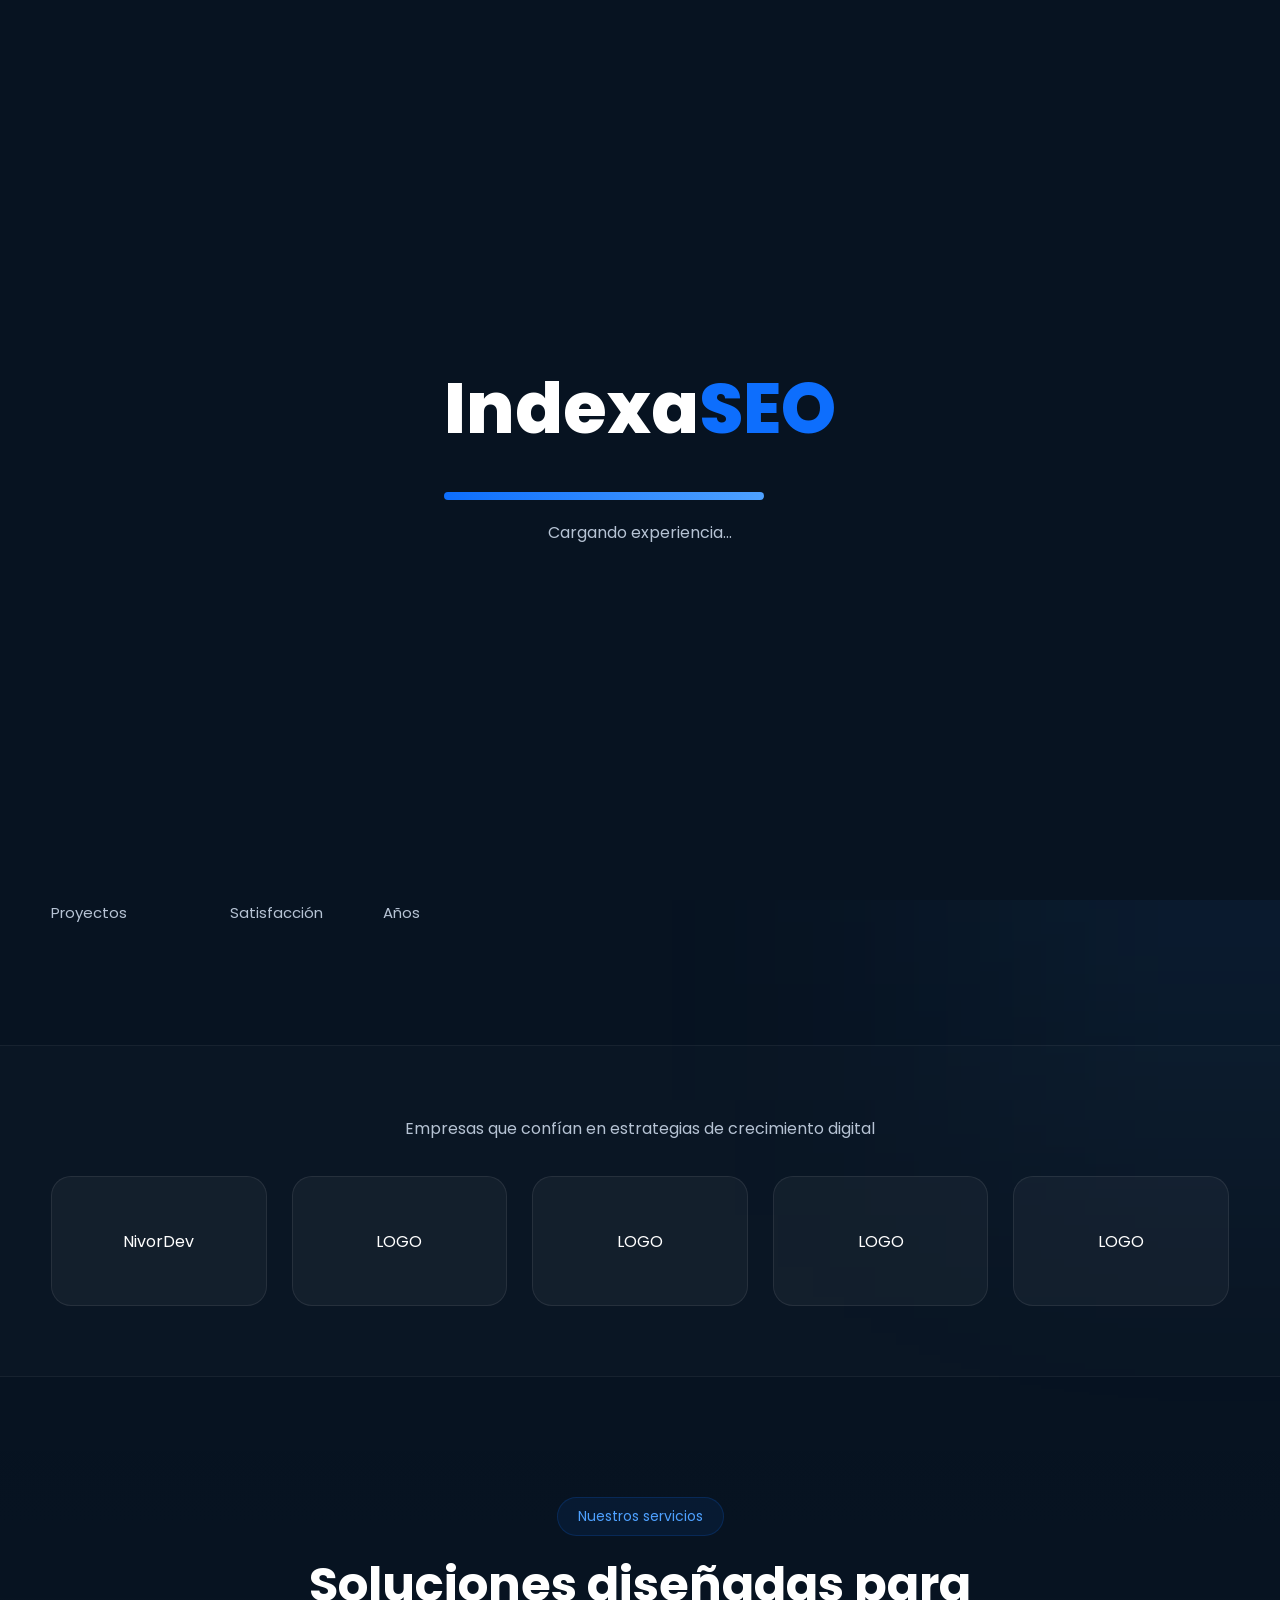
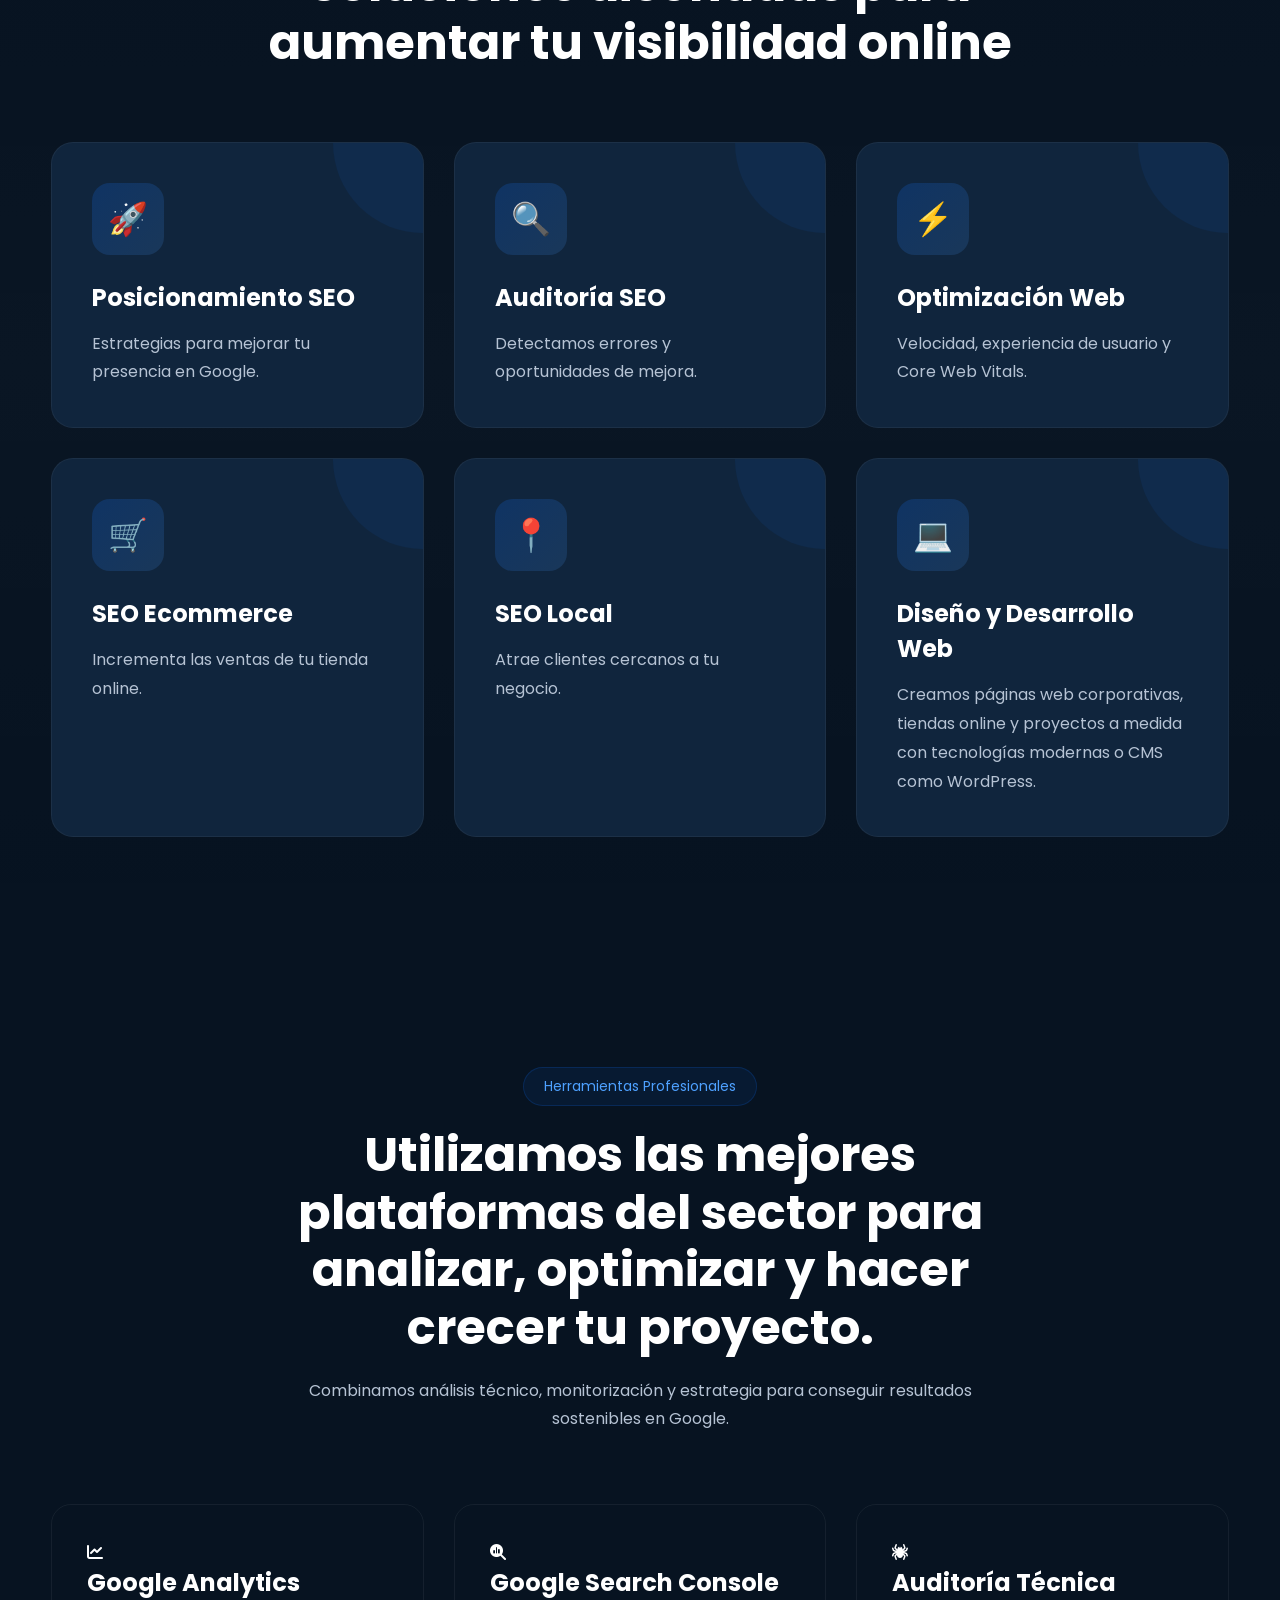
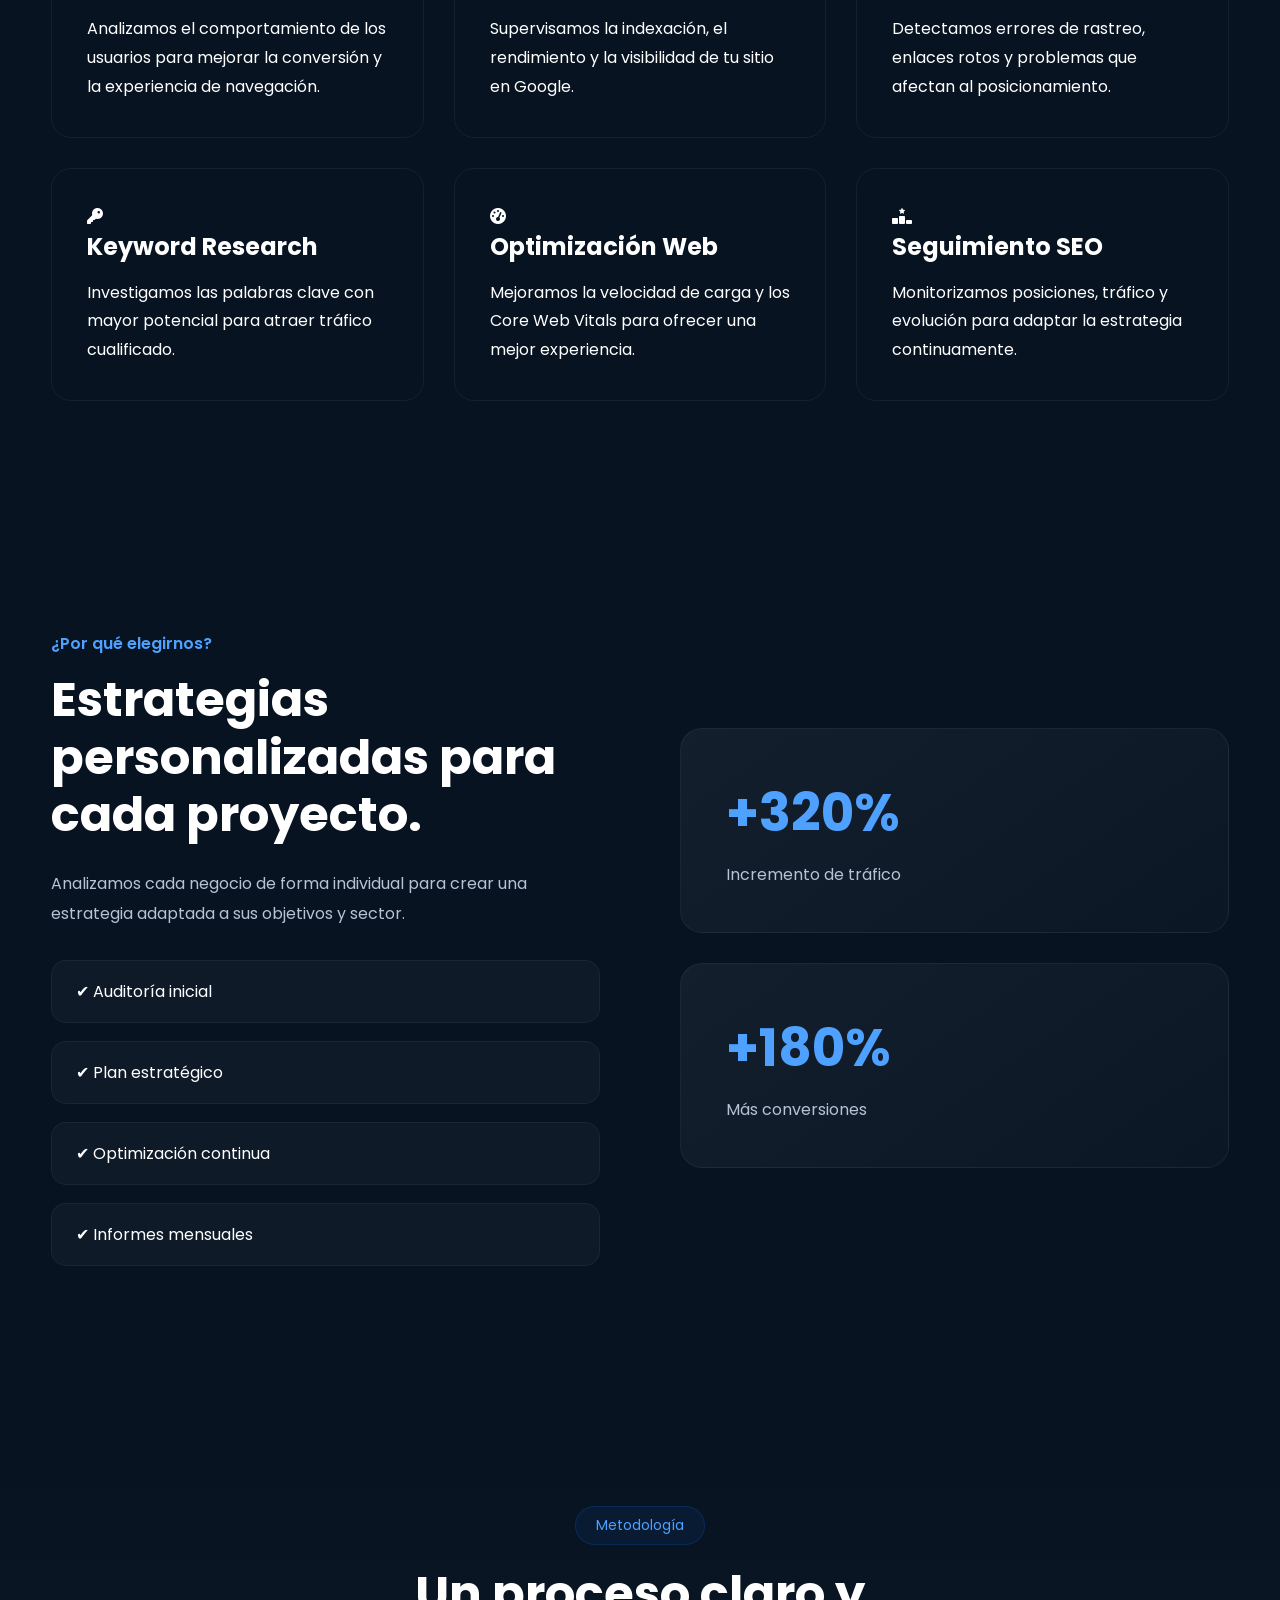
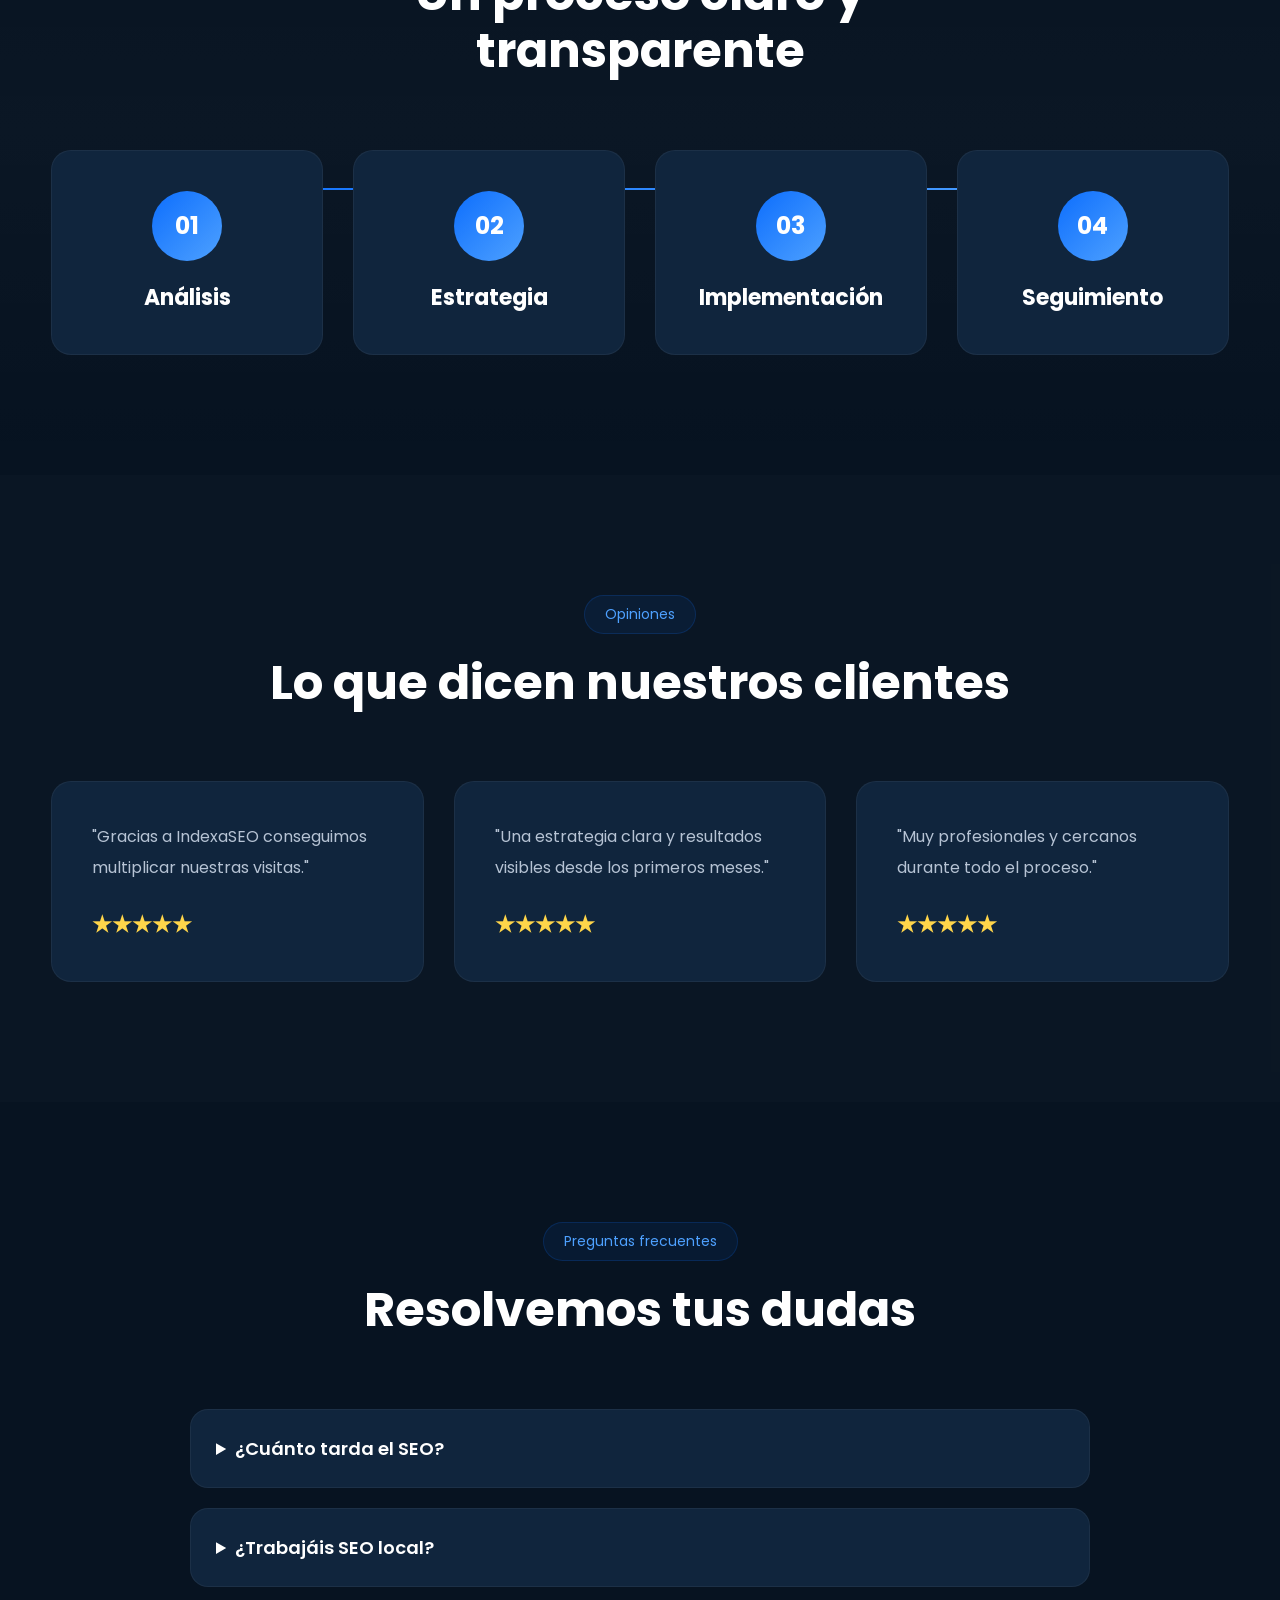
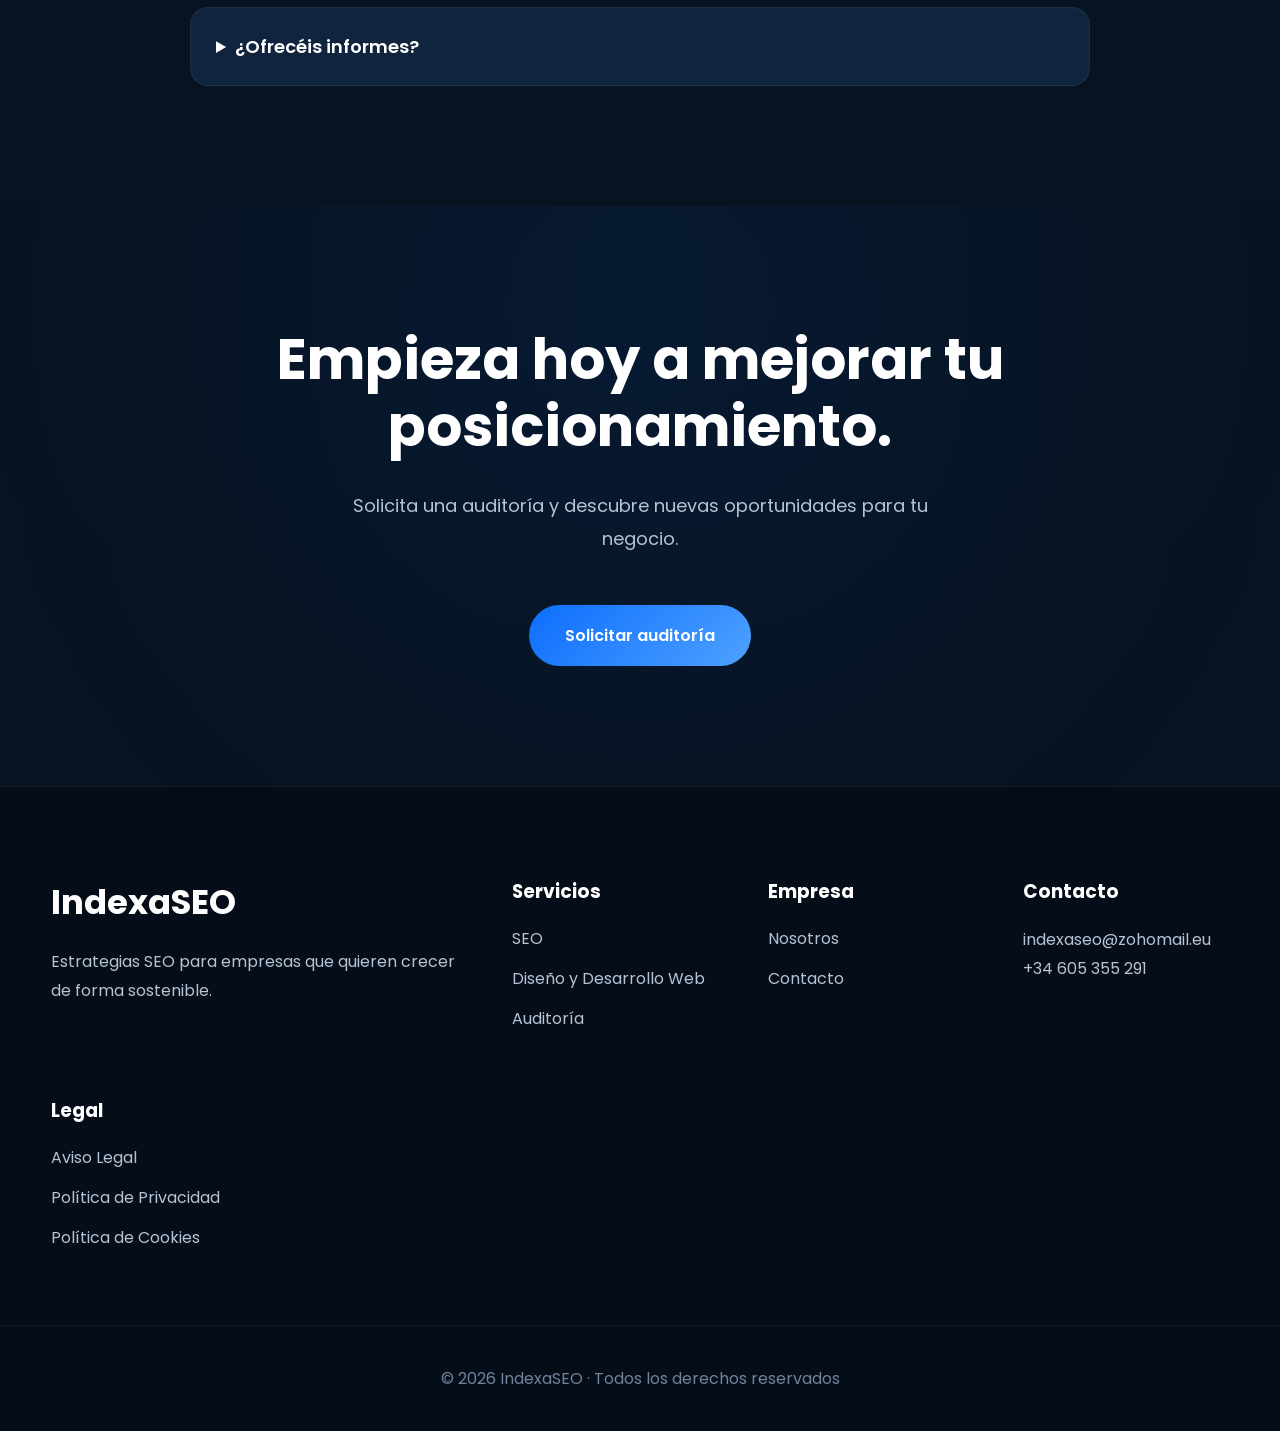
<file: index.html>
<!DOCTYPE html>
<html lang="es">

<head>

    <meta charset="UTF-8">
    <meta name="viewport" content="width=device-width, initial-scale=1.0">

        <meta name="description"content="En IndexaSEO desarrollamos páginas web modernas, rápidas y responsive para empresas, negocios y emprendedores. Aplicamos estrategias SEO profesionales para posicionarte primero en los motores de busqueda">

        <meta property="og:title" content="IndexaSEO">

        <meta property="og:description" content="Agencia digital especializada en seo, diseño web y desarrollo web.">

        <meta property="og:type" content="website">

        <meta name="keywords"content="desarrollo web, diseño web, seo, posicionamiento web, html css javascript, agencia digital, páginas web, agencia seo, web development, ">

    <title>IndexaSEO | Agencia SEO, Posicionamiento y Desarrollo Web</title>

    <meta name="description"
        content="Agencia SEO especializada en posicionamiento web, SEO local, optimización técnica y estrategias de crecimiento digital.">

    <meta name="theme-color" content="#0d6efd">

    <link rel="preconnect" href="https://fonts.googleapis.com">

    <link rel="preconnect" href="https://fonts.gstatic.com" crossorigin>

    <link href="https://fonts.googleapis.com/css2?family=Poppins:wght@300;400;500;600;700;800&display=swap"
        rel="stylesheet">

    <link rel="stylesheet" href="css/style.css">
    <link rel="stylesheet" href="https://cdnjs.cloudflare.com/ajax/libs/font-awesome/6.7.2/css/all.min.css">

    <link rel="icon" href="img/favicon.png" type="image/png">

    <link rel="canonical" href="https://nivordev.github.io/indexaseo/">

    <script type="application/ld+json">
{
  "@context":"https://schema.org",
  "@type":"ProfessionalService",
  "name":"IndexaSEO",
  "url":"https://nivordev.github.io/indexaseo/index.html,
  "description":"Agencia SEO y Desarrollo Web",
  "email":"indexaseo@zohomail.eu"
}
</script>
</head>



<body>

    <!--Loader-->


    <div id="loader">

    <div class="loader-content">

        <h1>

            Indexa<span>SEO</span>

        </h1>

        <div class="loader-bar">

            <div class="loader-progress"></div>

        </div>

        <p>Cargando experiencia...</p>

    </div>

</div>

    <!--================ HEADER ================-->

    <header id="header">

        <div class="container">

            <a href="#" class="logo">

                Indexa<span>SEO</span>

            </a>

            

            <nav>

                <ul>

                    <li><a href="#inicio">Inicio</a></li>

                    <li><a href="#servicios">Servicios</a></li>

                    <li><a href="#proceso">Proceso</a></li>

                    <li><a href="desarrollo-web.html">Desarrollo web & SEO </a></li>

                    <li><a href="#faq">FAQ</a></li>

                    <li><a href="#contacto">Contacto</a></li>

                </ul>

            </nav>

            <a href="#contacto" class="header-btn">

                Auditoría Gratis

            </a>

            <div id="menuBtn">

                ☰

            </div>

        </div>

    </header>

    <!--================ HERO ================-->

    <section class="hero" id="inicio">

        <div class="container hero-grid">

            <div class="hero-left">

                <span class="hero-badge">

                    Agencia SEO Profesional

                </span>

                <h1>

                    Consigue más tráfico, más clientes y más ventas con una estrategia SEO efectiva.

                </h1>

                <p>

                    Ayudamos a empresas y negocios a aumentar su visibilidad en Google mediante
                    estrategias personalizadas orientadas a resultados.

                </p>

                <div class="hero-buttons">

                    <a href="#contacto" class="btn-primary">

                        Solicitar presupuesto

                    </a>

                    <a href="#servicios" class="btn-secondary">

                        Ver servicios

                    </a>

                </div>

                <div class="hero-data">

                    <div>

                        <h2 class="counter" data-target="250">0</h2>

                        <span>Proyectos</span>

                    </div>

                    <div>

                        <h2 class="counter" data-target="98">0</h2>

                        <span>Satisfacción</span>

                    </div>

                    <div>

                        <h2 class="counter" data-target="12">0</h2>

                        <span>Años</span>

                    </div>

                </div>

            </div>

            <div class="dashboard-card">

    <div class="dashboard-top">

        <span>SEO Dashboard</span>

        <span class="online"></span>

    </div>

    <div class="dashboard-value">

        +320%

    </div>

    <p>Crecimiento orgánico</p>

    <div class="chart">

        <span></span>
        <span></span>
        <span></span>
        <span></span>
        <span></span>
        <span></span>

    </div>

</div>

        </div>

    </section>

    <!--================ CLIENTES ================-->

    <section class="brands">

        <div class="container">

            <p>

                Empresas que confían en estrategias de crecimiento digital

            </p>

            <div class="brands-grid">

                <span>NivorDev</span>

                <span>LOGO</span>

                <span>LOGO</span>

                <span>LOGO</span>

                <span>LOGO</span>

            </div>

        </div>

    </section>

    <!--================ SERVICIOS ================-->

    <section class="services" id="servicios">

        <div class="container">

            <div class="section-title">

                <span>Nuestros servicios</span>

                <h2>

                    Soluciones diseñadas para aumentar tu visibilidad online

                </h2>

            </div>

            <div class="services-grid">

                <article class="service-card">

                    <div class="icon">🚀</div>

                    <h3>Posicionamiento SEO</h3>

                    <p>

                        Estrategias para mejorar tu presencia en Google.

                    </p>

                </article>

                <article class="service-card">

                    <div class="icon">🔍</div>

                    <h3>Auditoría SEO</h3>

                    <p>

                        Detectamos errores y oportunidades de mejora.

                    </p>

                </article>

                <article class="service-card">

                    <div class="icon">⚡</div>

                    <h3>Optimización Web</h3>

                    <p>

                        Velocidad, experiencia de usuario y Core Web Vitals.

                    </p>

                </article>

                <article class="service-card">

                    <div class="icon">🛒</div>

                    <h3>SEO Ecommerce</h3>

                    <p>

                        Incrementa las ventas de tu tienda online.

                    </p>

                </article>

                <article class="service-card">

                    <div class="icon">📍</div>

                    <h3>SEO Local</h3>

                    <p>

                        Atrae clientes cercanos a tu negocio.

                    </p>

                </article>

               <article class="service-card">

                <div class="icon">💻</div>

                    <h3>Diseño y Desarrollo Web</h3>

                <p> Creamos páginas web corporativas, tiendas online y proyectos a medida con tecnologías modernas o CMS como WordPress.</p>

</article>

        </div>

    </section>


   <!--================ HERRAMIENTAS SEO ================-->

<section class="tools">

    <div class="container">

        <div class="section-title">

            <span>Herramientas Profesionales</span>

            <h2>

                Utilizamos las mejores plataformas del sector para analizar, optimizar y hacer crecer tu proyecto.

            </h2>

            <p>

                Combinamos análisis técnico, monitorización y estrategia para conseguir resultados sostenibles en Google.

            </p>

        </div>

        <div class="tools-grid">

            <article class="tool-card">

                <div class="tool-icon">

                    <i class="fa-solid fa-chart-line"></i>

                </div>

                <h3>Google Analytics</h3>

                <p>

                    Analizamos el comportamiento de los usuarios para mejorar la conversión y la experiencia de navegación.

                </p>

            </article>

            <article class="tool-card">

                <div class="tool-icon">

                    <i class="fa-solid fa-magnifying-glass-chart"></i>

                </div>

                <h3>Google Search Console</h3>

                <p>

                    Supervisamos la indexación, el rendimiento y la visibilidad de tu sitio en Google.

                </p>

            </article>

            <article class="tool-card">

                <div class="tool-icon">

                    <i class="fa-solid fa-spider"></i>

                </div>

                <h3>Auditoría Técnica</h3>

                <p>

                    Detectamos errores de rastreo, enlaces rotos y problemas que afectan al posicionamiento.

                </p>

            </article>

            <article class="tool-card">

                <div class="tool-icon">

                    <i class="fa-solid fa-key"></i>

                </div>

                <h3>Keyword Research</h3>

                <p>

                    Investigamos las palabras clave con mayor potencial para atraer tráfico cualificado.

                </p>

            </article>

            <article class="tool-card">

                <div class="tool-icon">

                    <i class="fa-solid fa-gauge-high"></i>

                </div>

                <h3>Optimización Web</h3>

                <p>

                    Mejoramos la velocidad de carga y los Core Web Vitals para ofrecer una mejor experiencia.

                </p>

            </article>

            <article class="tool-card">

                <div class="tool-icon">

                    <i class="fa-solid fa-ranking-star"></i>

                </div>

                <h3>Seguimiento SEO</h3>

                <p>

                    Monitorizamos posiciones, tráfico y evolución para adaptar la estrategia continuamente.

                </p>

            </article>

        </div>

    </div>

</section>

    <!--================ BENEFICIOS ================-->

    <section class="benefits">

        <div class="container benefits-grid">

            <div>

                <span>¿Por qué elegirnos?</span>

                <h2>

                    Estrategias personalizadas para cada proyecto.

                </h2>

                <p>

                    Analizamos cada negocio de forma individual para crear una
                    estrategia adaptada a sus objetivos y sector.

                </p>

                <ul>

                    <li>✔ Auditoría inicial</li>

                    <li>✔ Plan estratégico</li>

                    <li>✔ Optimización continua</li>

                    <li>✔ Informes mensuales</li>

                </ul>

            </div>

            <div class="benefits-boxes">

                <div>

                    <h3>+320%</h3>

                    <span>Incremento de tráfico</span>

                </div>

                <div>

                    <h3>+180%</h3>

                    <span>Más conversiones</span>

                </div>

            </div>

        </div>

    </section>

    <!--================ PROCESO ================-->

    <section id="proceso" class="process">

        <div class="container">

            <div class="section-title">

                <span>Metodología</span>

                <h2>

                    Un proceso claro y transparente

                </h2>

            </div>

            <div class="timeline">

                <div>

                    <span>01</span>

                    <h3>Análisis</h3>

                </div>

                <div>

                    <span>02</span>

                    <h3>Estrategia</h3>

                </div>

                <div>

                    <span>03</span>

                    <h3>Implementación</h3>

                </div>

                <div>

                    <span>04</span>

                    <h3>Seguimiento</h3>

                </div>

            </div>

        </div>

    </section>

    <!--================ TESTIMONIOS ================-->

    <section id="opiniones" class="testimonials">

        <div class="container">

            <div class="section-title">

                <span>Opiniones</span>

                <h2>

                    Lo que dicen nuestros clientes

                </h2>

            </div>

            <div class="testimonial-grid">

                <article>

                    <p>

                        "Gracias a IndexaSEO conseguimos multiplicar nuestras visitas."

                    </p>

                    <strong>★★★★★</strong>

                </article>

                <article>

                    <p>

                        "Una estrategia clara y resultados visibles desde los primeros meses."

                    </p>

                    <strong>★★★★★</strong>

                </article>

                <article>

                    <p>

                        "Muy profesionales y cercanos durante todo el proceso."

                    </p>

                    <strong>★★★★★</strong>

                </article>

            </div>

        </div>

    </section>

    <!--================ FAQ ================-->

    <section id="faq" class="faq">

        <div class="container">

            <div class="section-title">

                <span>Preguntas frecuentes</span>

                <h2>

                    Resolvemos tus dudas

                </h2>

            </div>

            <div class="faq-list">

                <details>

                    <summary>¿Cuánto tarda el SEO?</summary>

                    <p>Depende del sector y la competencia, aunque normalmente se observan mejoras progresivas en los primeros meses.</p>

                </details>

                <details>

                    <summary>¿Trabajáis SEO local?</summary>

                    <p>Sí, desarrollamos estrategias para negocios que buscan destacar en búsquedas geográficas.</p>

                </details>

                <details>

                    <summary>¿Ofrecéis informes?</summary>

                    <p>Entregamos informes periódicos con métricas y evolución del proyecto.</p>

                </details>

            </div>

        </div>

    </section>

    <!--================ CTA ================-->

    <section id="contacto" class="cta">

        <div class="container">

            <h2>

                Empieza hoy a mejorar tu posicionamiento.

            </h2>

            <p>

                Solicita una auditoría y descubre nuevas oportunidades para tu negocio.

            </p>

            <a href="#" class="btn-primary" id="openModal">

              Solicitar auditoría

            </a>

        </div>

        <div class="modal" id="contactModal">

    <div class="modal-content">

        <span class="close-modal">&times;</span>

        <h2>Solicita tu auditoría SEO</h2>

        <p>Completa el formulario y nos pondremos en contacto contigo.</p>

        <form  id="auditForm" action="https://formsubmit.co/indexaseo@zohomail.eu" method="POST">

            <input type="hidden" name="_subject" value="Nueva solicitud desde IndexaSEO">

            <input type="hidden" name="_captcha" value="false">

            <input type="hidden" name="_template" value="table">

            <input type="hidden" name="_next" value="http://127.0.0.1:5500/IndexaSEO%202.0/gracias.html">

    <input
        type="text"
        name="nombre"
        placeholder="Nombre"
        required>

    <input
        type="email"
        name="email"
        placeholder="Correo electrónico"
        required>

    <input
        type="text"
        name="web"
        placeholder="Página web">

    <textarea
        name="mensaje"
        placeholder="Cuéntanos tu proyecto"
        required></textarea>

    <button
        type="submit"
        class="btn-primary">

        Solicitar auditoría

    </button>

</form>

    </div>

</div>
        

    </section>

    <!--================ FOOTER ================-->

    <footer>

        <div class="container footer-grid">

            <div>

                <h2>IndexaSEO</h2>

                <p>

                    Estrategias SEO para empresas que quieren crecer de forma sostenible.

                </p>

            </div>

            <div>

                <h3>Servicios</h3>

                <a href="#servicios">SEO</a>

                <a href="desarrollo-web.html">Diseño y Desarrollo Web</a>

                <a href="#servicios">Auditoría</a>

            </div>

            <div>

                <h3>Empresa</h3>

                <a href="#inicio">Nosotros</a>

                <a href="#contacto">Contacto</a>

                

            </div>

            <div>

                <h3>Contacto</h3>

                <p>indexaseo@zohomail.eu</p>

                <p>+34 605 355 291</p>

            </div>

<div>

                <h3>Legal</h3>

            <a href="aviso-legal.html">Aviso Legal</a>

            <a href="politica-privacidad.html">Política de Privacidad</a>

            <a href="cookies.html">Política de Cookies</a>
            
            </div>
        </div>

        
        

    </footer>

    <script src="js/main.js"></script>

    

</body>

</html>
</file>
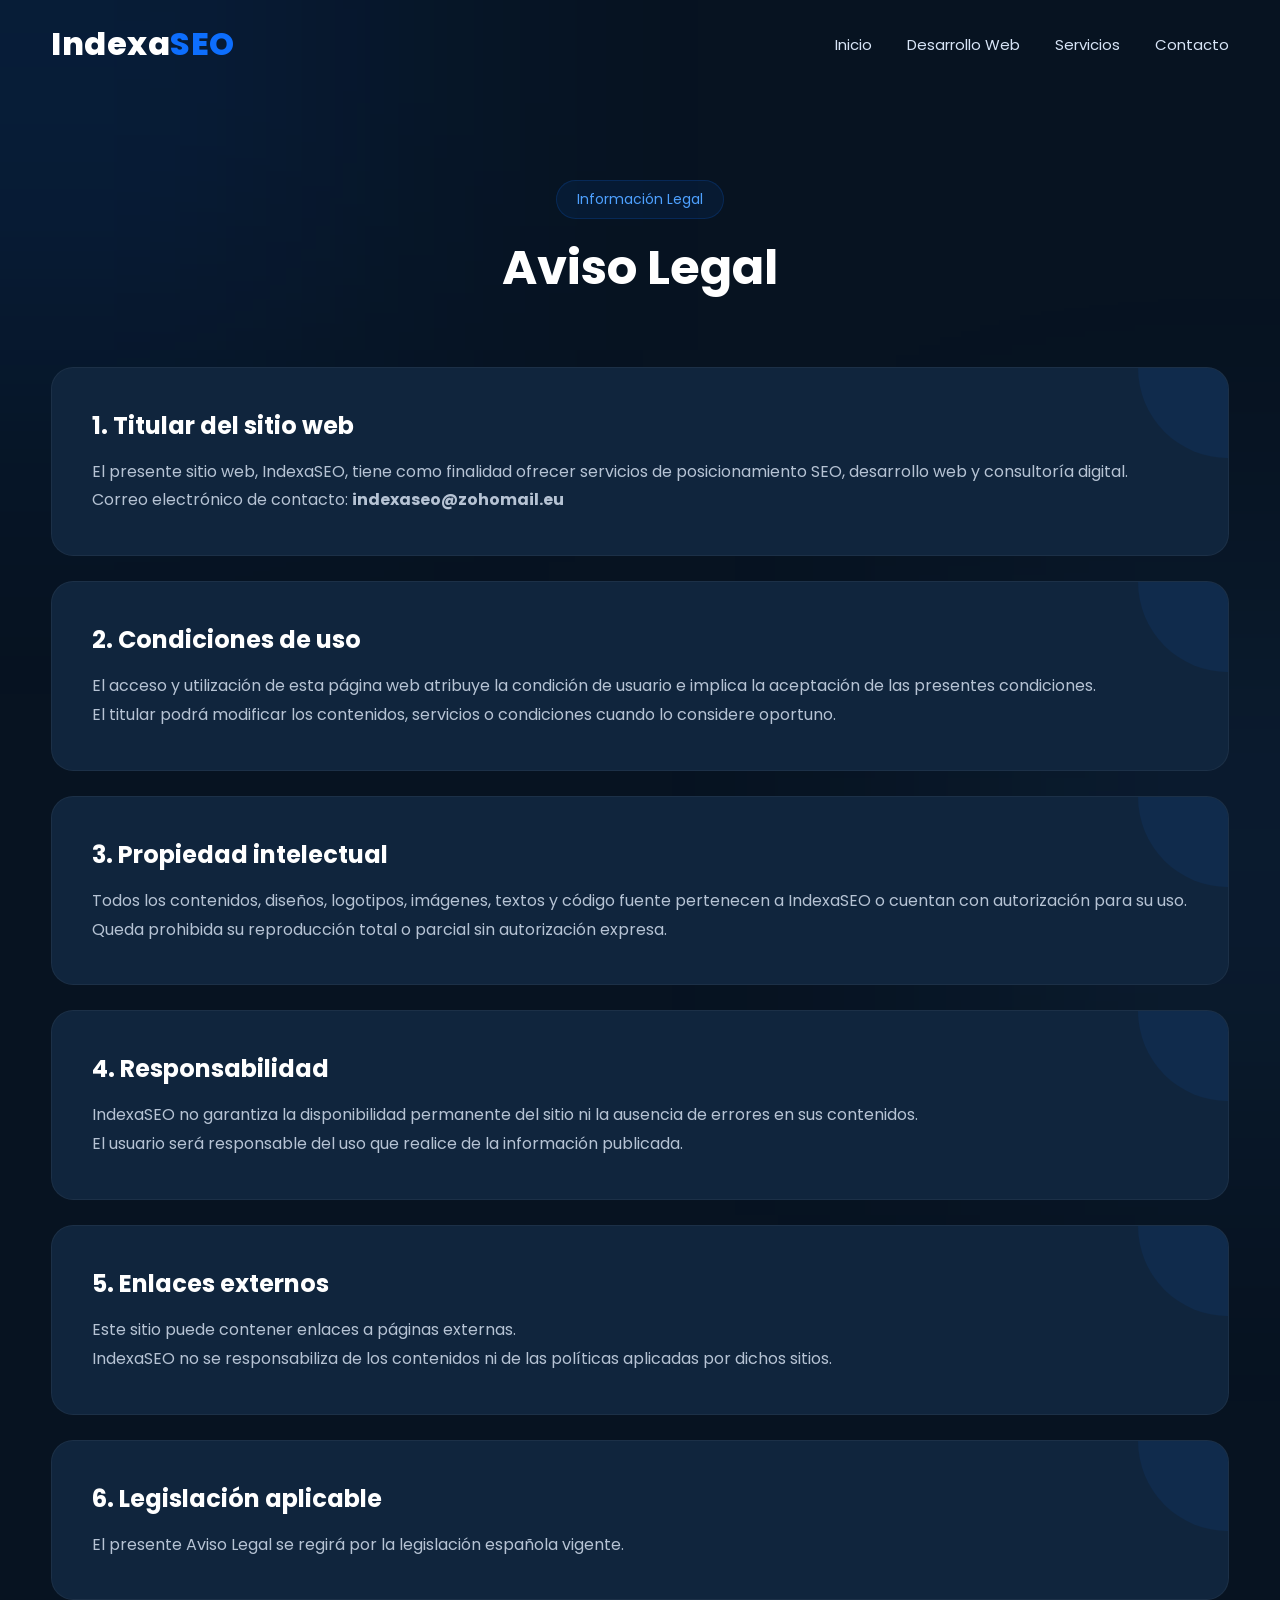
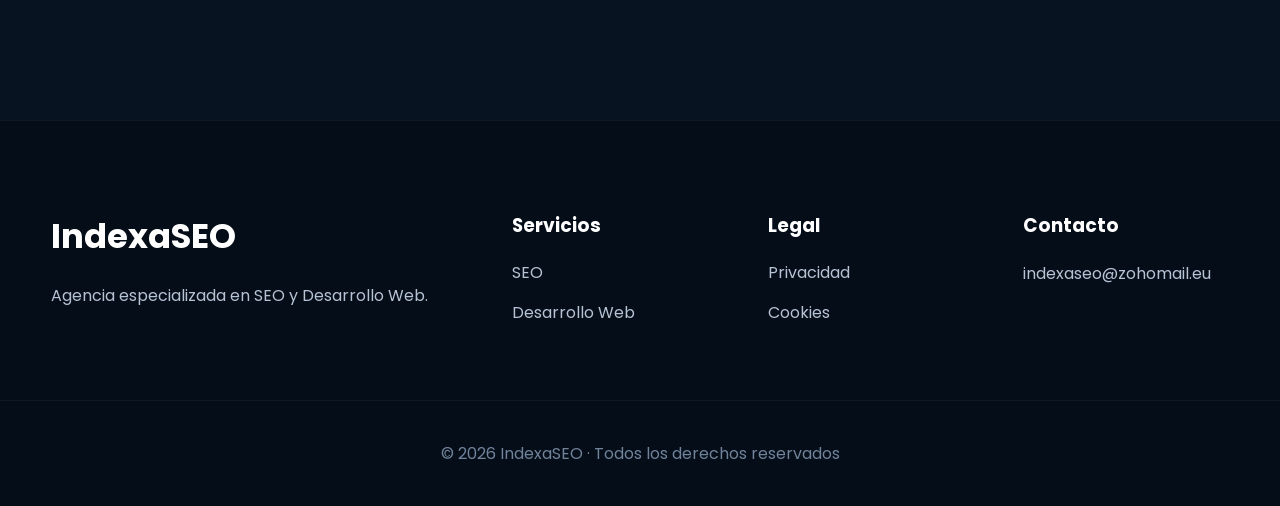
<file: aviso-legal.html>
<!DOCTYPE html>
<html lang="es">

<head>

    <meta charset="UTF-8">

    <meta name="viewport" content="width=device-width, initial-scale=1.0">

    <title>Aviso Legal | IndexaSEO</title>

    <meta name="description" content="Aviso Legal de IndexaSEO.">

    <link rel="stylesheet" href="css/style.css">

</head>

<body>

    <header id="header" class="active">

        <div class="container">

            <a href="index.html" class="logo">

                Indexa<span>SEO</span>

            </a>

            <nav>

                <ul>

                    <li><a href="index.html">Inicio</a></li>

                    <li><a href="desarrollo-web.html">Desarrollo Web</a></li>

                    <li><a href="index.html#servicios">Servicios</a></li>

                    <li><a href="index.html#contacto">Contacto</a></li>

                </ul>

            </nav>

        </div>

    </header>

    <section style="padding-top:180px;">

        <div class="container">

            <div class="section-title">

                <span>Información Legal</span>

                <h2>Aviso Legal</h2>

            </div>

            <div class="service-card">

                <h3>1. Titular del sitio web</h3>

                <p>

                    El presente sitio web, IndexaSEO, tiene como finalidad ofrecer servicios de posicionamiento SEO,
                    desarrollo web y consultoría digital.

                </p>

                <p>

                    Correo electrónico de contacto:

                    <strong>indexaseo@zohomail.eu</strong>

                </p>

            </div>

            <br>

            <div class="service-card">

                <h3>2. Condiciones de uso</h3>

                <p>

                    El acceso y utilización de esta página web atribuye la condición de usuario e implica la aceptación
                    de las presentes condiciones.

                </p>

                <p>

                    El titular podrá modificar los contenidos, servicios o condiciones cuando lo considere oportuno.

                </p>

            </div>

            <br>

            <div class="service-card">

                <h3>3. Propiedad intelectual</h3>

                <p>

                    Todos los contenidos, diseños, logotipos, imágenes, textos y código fuente pertenecen a IndexaSEO
                    o cuentan con autorización para su uso.

                </p>

                <p>

                    Queda prohibida su reproducción total o parcial sin autorización expresa.

                </p>

            </div>

            <br>

            <div class="service-card">

                <h3>4. Responsabilidad</h3>

                <p>

                    IndexaSEO no garantiza la disponibilidad permanente del sitio ni la ausencia de errores en sus
                    contenidos.

                </p>

                <p>

                    El usuario será responsable del uso que realice de la información publicada.

                </p>

            </div>

            <br>

            <div class="service-card">

                <h3>5. Enlaces externos</h3>

                <p>

                    Este sitio puede contener enlaces a páginas externas.

                </p>

                <p>

                    IndexaSEO no se responsabiliza de los contenidos ni de las políticas aplicadas por dichos sitios.

                </p>

            </div>

            <br>

            <div class="service-card">

                <h3>6. Legislación aplicable</h3>

                <p>

                    El presente Aviso Legal se regirá por la legislación española vigente.

                </p>

            </div>

        </div>

    </section>

    <footer>

        <div class="container footer-grid">

            <div>

                <h2>IndexaSEO</h2>

                <p>

                    Agencia especializada en SEO y Desarrollo Web.

                </p>

            </div>

            <div>

                <h3>Servicios</h3>

                <a href="index.html#servicios">SEO</a>

                <a href="desarrollo-web.html">Desarrollo Web</a>

            </div>

            <div>

                <h3>Legal</h3>

                <a href="politica-privacidad.html">Privacidad</a>

                <a href="cookies.html">Cookies</a>

            </div>

            <div>

                <h3>Contacto</h3>

                <p>indexaseo@zohomail.eu</p>

            </div>

        </div>

    </footer>

    <script src="js/main.js"></script>

</body>

</html>
</file>
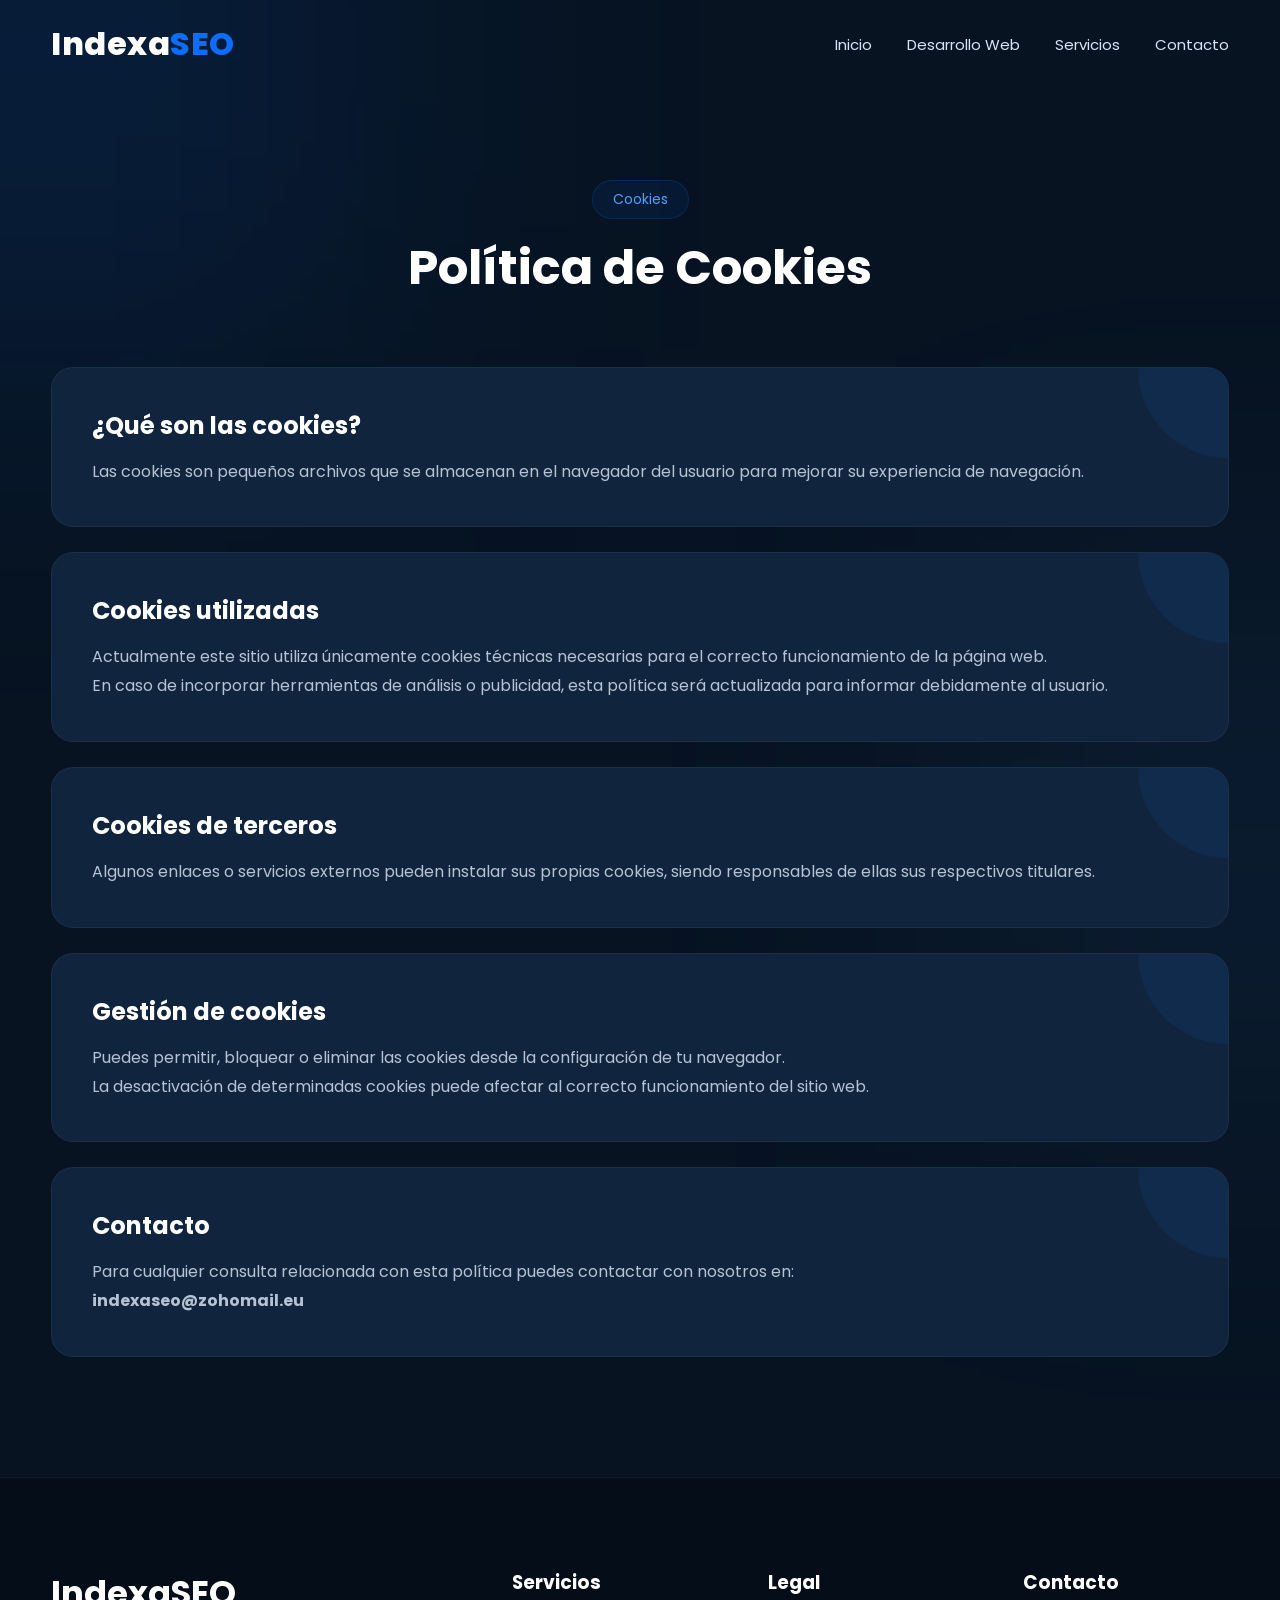
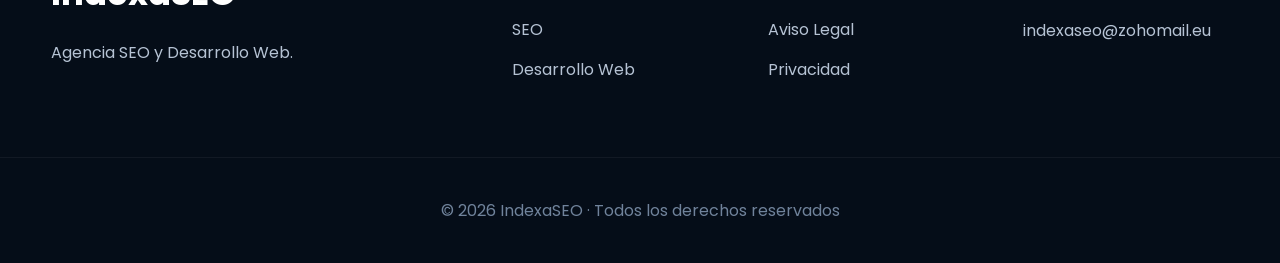
<file: cookies.html>
<!DOCTYPE html>
<html lang="es">

<head>

<meta charset="UTF-8">
<meta name="viewport" content="width=device-width, initial-scale=1.0">

<title>Política de Cookies | IndexaSEO</title>

<meta name="description" content="Política de Cookies de IndexaSEO.">

<link rel="stylesheet" href="css/style.css">

</head>

<body>

<header id="header" class="active">

<div class="container">

<a href="index.html" class="logo">
Indexa<span>SEO</span>
</a>

<nav>

<ul>

<li><a href="index.html">Inicio</a></li>
<li><a href="desarrollo-web.html">Desarrollo Web</a></li>
<li><a href="index.html#servicios">Servicios</a></li>
<li><a href="index.html#contacto">Contacto</a></li>

</ul>

</nav>

</div>

</header>

<section style="padding-top:180px;">

<div class="container">

<div class="section-title">

<span>Cookies</span>

<h2>Política de Cookies</h2>

</div>

<div class="service-card">

<h3>¿Qué son las cookies?</h3>

<p>

Las cookies son pequeños archivos que se almacenan en el navegador del usuario para mejorar su experiencia de navegación.

</p>

</div>

<br>

<div class="service-card">

<h3>Cookies utilizadas</h3>

<p>

Actualmente este sitio utiliza únicamente cookies técnicas necesarias para el correcto funcionamiento de la página web.

</p>

<p>

En caso de incorporar herramientas de análisis o publicidad, esta política será actualizada para informar debidamente al usuario.

</p>

</div>

<br>

<div class="service-card">

<h3>Cookies de terceros</h3>

<p>

Algunos enlaces o servicios externos pueden instalar sus propias cookies, siendo responsables de ellas sus respectivos titulares.

</p>

</div>

<br>

<div class="service-card">

<h3>Gestión de cookies</h3>

<p>

Puedes permitir, bloquear o eliminar las cookies desde la configuración de tu navegador.

</p>

<p>

La desactivación de determinadas cookies puede afectar al correcto funcionamiento del sitio web.

</p>

</div>

<br>

<div class="service-card">

<h3>Contacto</h3>

<p>

Para cualquier consulta relacionada con esta política puedes contactar con nosotros en:

</p>

<p>

<strong>indexaseo@zohomail.eu</strong>

</p>

</div>

</div>

</section>

<footer>

<div class="container footer-grid">

<div>

<h2>IndexaSEO</h2>

<p>Agencia SEO y Desarrollo Web.</p>

</div>

<div>

<h3>Servicios</h3>

<a href="index.html#servicios">SEO</a>

<a href="desarrollo-web.html">Desarrollo Web</a>

</div>

<div>

<h3>Legal</h3>

<a href="aviso-legal.html">Aviso Legal</a>

<a href="politica-privacidad.html">Privacidad</a>

</div>

<div>

<h3>Contacto</h3>

<p>indexaseo@zohomail.eu</p>

</div>

</div>

</footer>

<script src="js/main.js"></script>

</body>

</html>
</file>
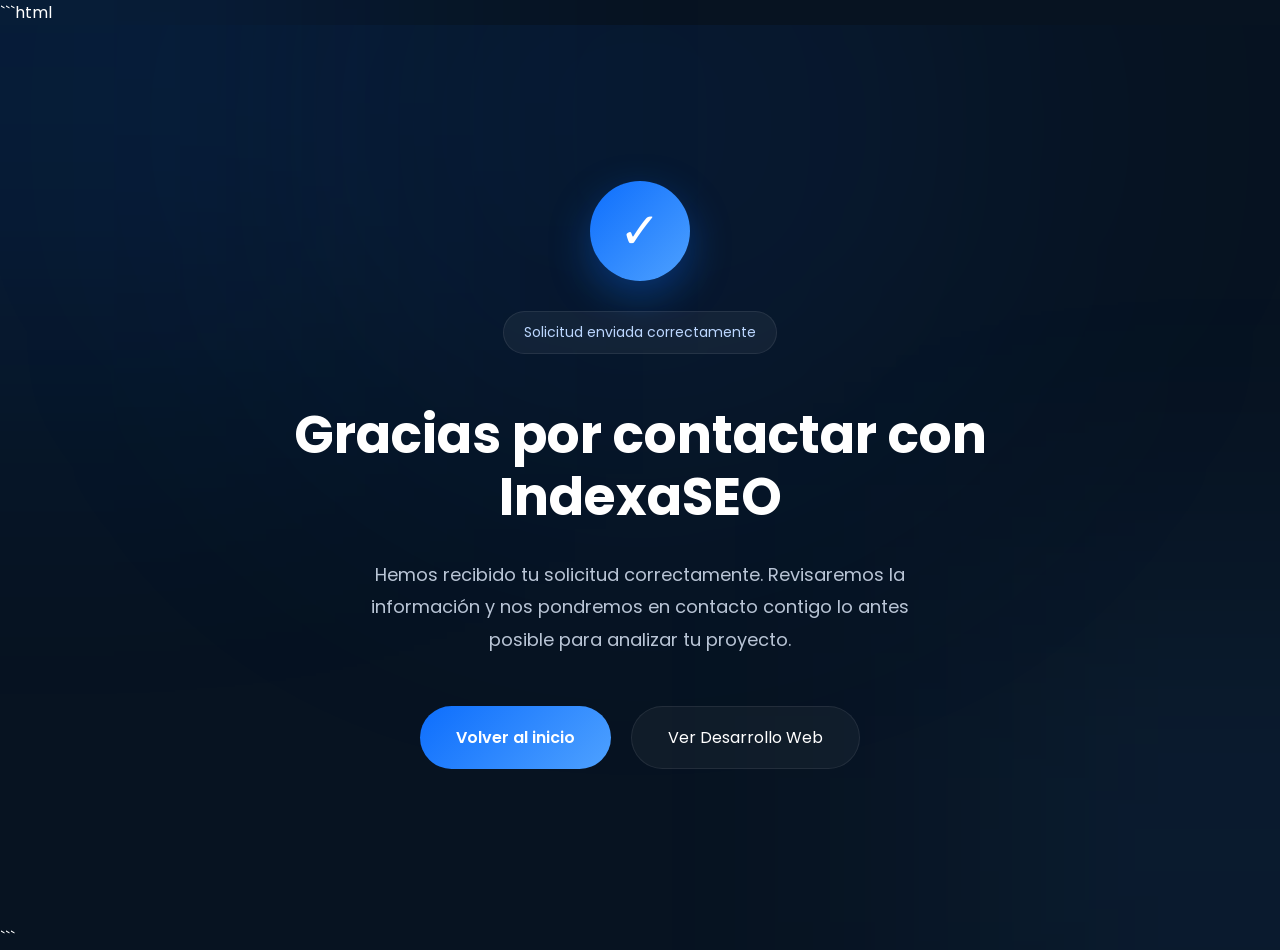
<file: gracias.html>
```html
<!DOCTYPE html>
<html lang="es">

<head>

    <meta charset="UTF-8">

    <meta name="viewport" content="width=device-width, initial-scale=1.0">

    <title>Solicitud enviada | IndexaSEO</title>

    <meta name="description" content="Hemos recibido tu solicitud correctamente.">

    <link rel="stylesheet" href="css/style.css">

</head>

<body>

    <section class="cta" style="min-height:100vh;display:flex;align-items:center;justify-content:center;">

        <div class="container" style="max-width:700px;text-align:center;">

            <div style="
                width:100px;
                height:100px;
                margin:0 auto 30px;
                border-radius:50%;
                background:linear-gradient(135deg,#0d6efd,#4ea1ff);
                display:flex;
                align-items:center;
                justify-content:center;
                font-size:50px;
                box-shadow:0 15px 40px rgba(13,110,253,.35);
            ">

                ✓

            </div>

            <span class="hero-badge">

                Solicitud enviada correctamente

            </span>

            <h1 style="margin-top:25px;font-size:52px;line-height:1.2;">

                Gracias por contactar con IndexaSEO

            </h1>

            <p style="margin:30px auto;color:#b9c5d6;font-size:18px;line-height:1.8;max-width:600px;">

                Hemos recibido tu solicitud correctamente.
                Revisaremos la información y nos pondremos en contacto contigo lo antes posible para analizar tu proyecto.

            </p>

            <div style="display:flex;justify-content:center;gap:20px;flex-wrap:wrap;margin-top:50px;">

                <a href="index.html" class="btn-primary">

                    Volver al inicio

                </a>

                <a href="desarrollo-web.html" class="btn-secondary">

                    Ver Desarrollo Web

                </a>

            </div>

        </div>

    </section>

</body>

</html>
```
</file>
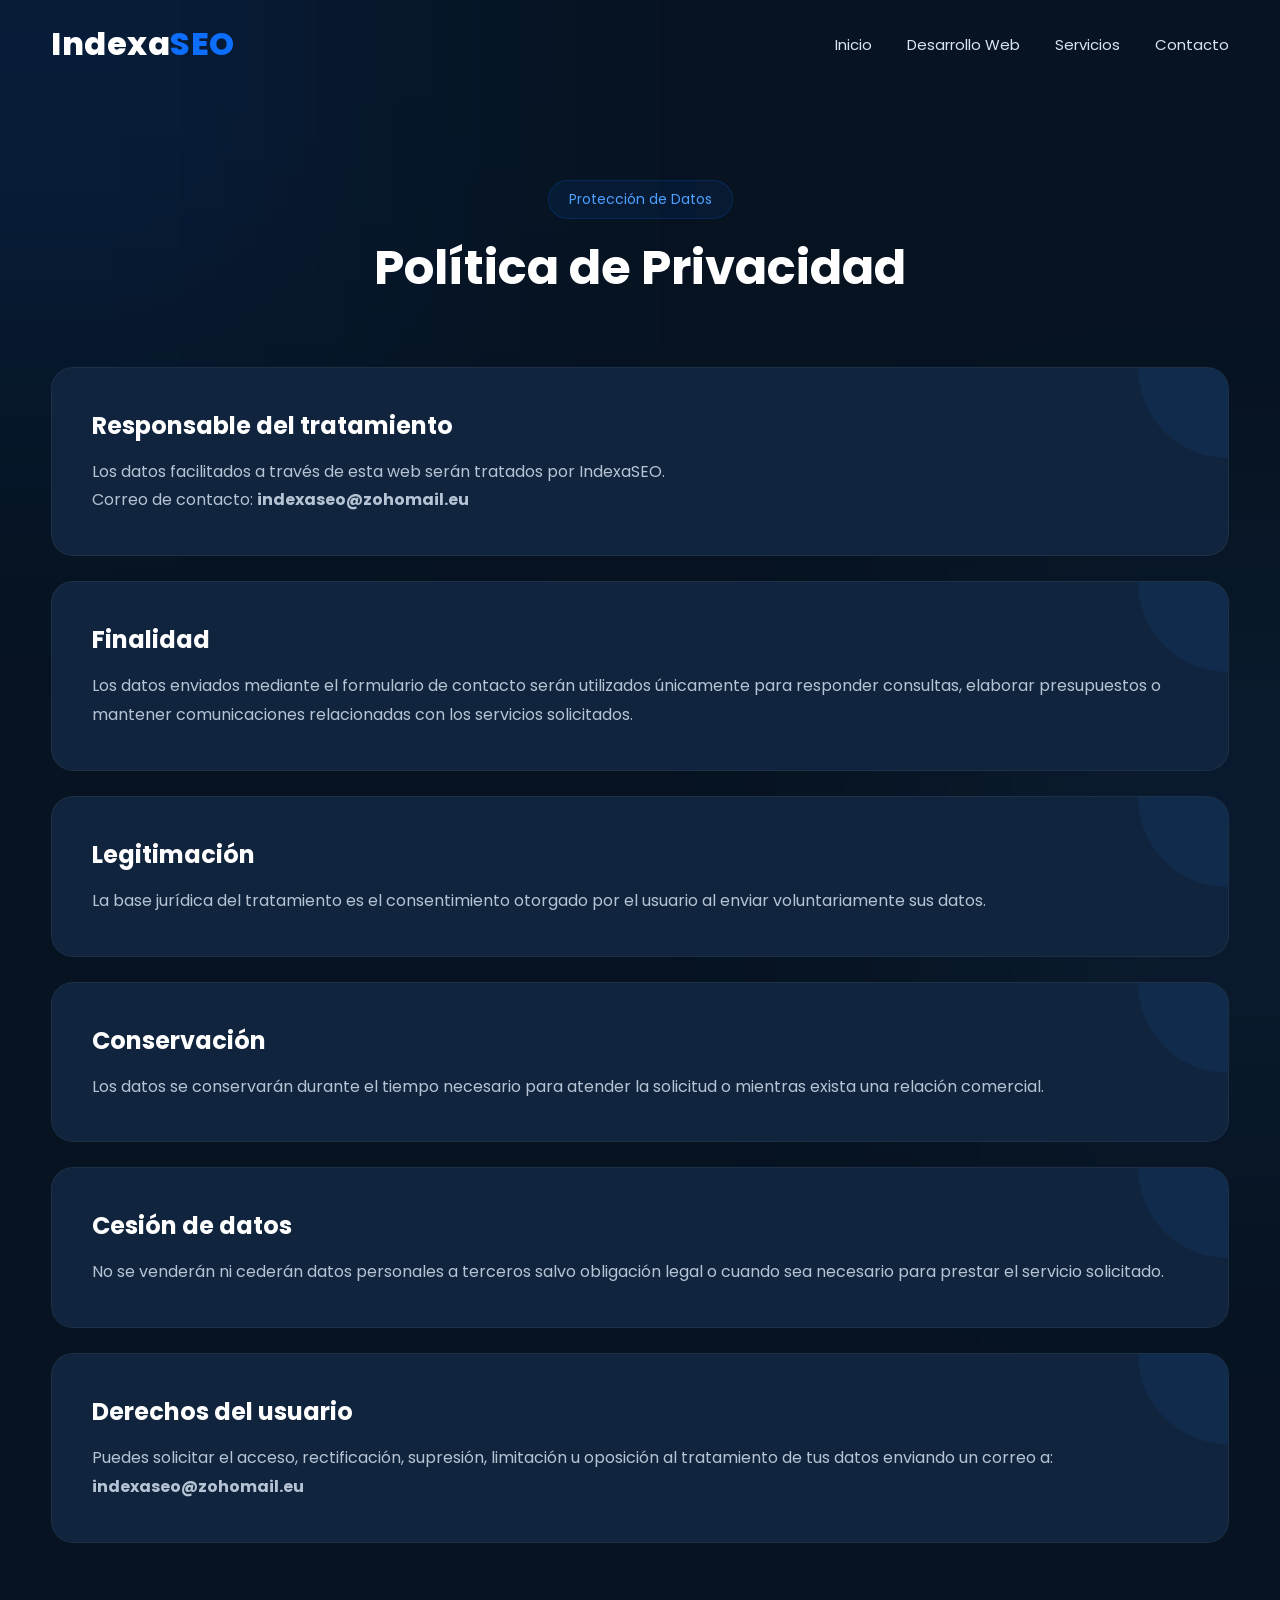
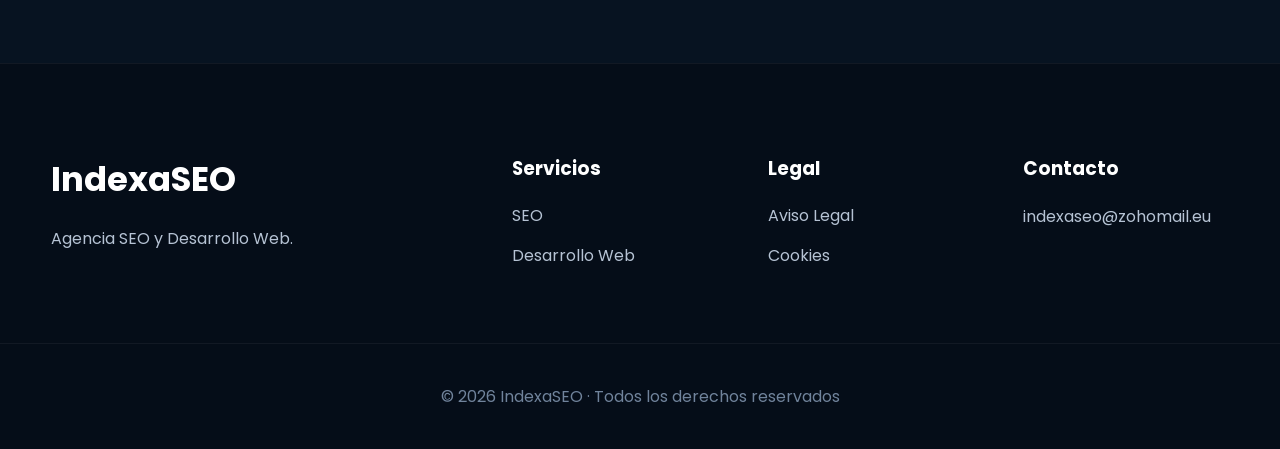
<file: politica-privacidad.html>
<!DOCTYPE html>
<html lang="es">

<head>

<meta charset="UTF-8">
<meta name="viewport" content="width=device-width, initial-scale=1.0">

<title>Política de Privacidad | IndexaSEO</title>

<meta name="description" content="Política de Privacidad de IndexaSEO.">

<link rel="stylesheet" href="css/style.css">

</head>

<body>

<header id="header" class="active">

<div class="container">

<a href="index.html" class="logo">
Indexa<span>SEO</span>
</a>

<nav>

<ul>

<li><a href="index.html">Inicio</a></li>
<li><a href="desarrollo-web.html">Desarrollo Web</a></li>
<li><a href="index.html#servicios">Servicios</a></li>
<li><a href="index.html#contacto">Contacto</a></li>

</ul>

</nav>

</div>

</header>

<section style="padding-top:180px;">

<div class="container">

<div class="section-title">

<span>Protección de Datos</span>

<h2>Política de Privacidad</h2>

</div>

<div class="service-card">

<h3>Responsable del tratamiento</h3>

<p>

Los datos facilitados a través de esta web serán tratados por IndexaSEO.

</p>

<p>

Correo de contacto:

<strong>indexaseo@zohomail.eu</strong>

</p>

</div>

<br>

<div class="service-card">

<h3>Finalidad</h3>

<p>

Los datos enviados mediante el formulario de contacto serán utilizados únicamente para responder consultas, elaborar presupuestos o mantener comunicaciones relacionadas con los servicios solicitados.

</p>

</div>

<br>

<div class="service-card">

<h3>Legitimación</h3>

<p>

La base jurídica del tratamiento es el consentimiento otorgado por el usuario al enviar voluntariamente sus datos.

</p>

</div>

<br>

<div class="service-card">

<h3>Conservación</h3>

<p>

Los datos se conservarán durante el tiempo necesario para atender la solicitud o mientras exista una relación comercial.

</p>

</div>

<br>

<div class="service-card">

<h3>Cesión de datos</h3>

<p>

No se venderán ni cederán datos personales a terceros salvo obligación legal o cuando sea necesario para prestar el servicio solicitado.

</p>

</div>

<br>

<div class="service-card">

<h3>Derechos del usuario</h3>

<p>

Puedes solicitar el acceso, rectificación, supresión, limitación u oposición al tratamiento de tus datos enviando un correo a:

</p>

<p>

<strong>indexaseo@zohomail.eu</strong>

</p>

</div>

</div>

</section>

<footer>

<div class="container footer-grid">

<div>

<h2>IndexaSEO</h2>

<p>Agencia SEO y Desarrollo Web.</p>

</div>

<div>

<h3>Servicios</h3>

<a href="index.html#servicios">SEO</a>

<a href="desarrollo-web.html">Desarrollo Web</a>

</div>

<div>

<h3>Legal</h3>

<a href="aviso-legal.html">Aviso Legal</a>

<a href="cookies.html">Cookies</a>

</div>

<div>

<h3>Contacto</h3>

<p>indexaseo@zohomail.eu</p>

</div>

</div>

</footer>

<script src="js/main.js"></script>

</body>

</html>
</file>
<file: css/style.css>
/*======================================
INDEXASEO
Base Style
======================================*/

@import url('https://fonts.googleapis.com/css2?family=Poppins:wght@300;400;500;600;700;800&display=swap');

:root{

    --primary:#0d6efd;
    --primary-light:#4ea1ff;

    --dark:#071321;
    --dark-card:#10253d;
    --dark-soft:#162d48;

    --text:#ffffff;
    --text-light:#b6c3d4;

    --border:rgba(255,255,255,.08);

    --radius:20px;

    --transition:.35s;

    --shadow:
    0 15px 40px rgba(0,0,0,.35);

}

*{

    margin:0;
    padding:0;
    box-sizing:border-box;

}

html{

    scroll-behavior:smooth;

}

body{

    font-family:"Poppins",sans-serif;

    background:var(--dark);

    color:white;

    overflow-x:hidden;

}

img{

    display:block;

    max-width:100%;

}

a{

    text-decoration:none;

    color:inherit;

}

ul{

    list-style:none;

}

.container{

    width:min(1200px,92%);

    margin:auto;

}

section{

    padding:120px 0;

    position:relative;

}

body::before{

content:"";

position:fixed;

width:600px;
height:600px;

left:-250px;
top:-250px;

background:#0d6efd20;

filter:blur(150px);

z-index:-1;

}

body::after{

content:"";

position:fixed;

width:500px;
height:500px;

right:-200px;
bottom:-200px;

background:#4ea1ff15;

filter:blur(140px);

z-index:-1;

}


/*======================================
HEADER
======================================*/

#header{

position:fixed;

top:0;
left:0;

width:100%;

padding:20px 0;

z-index:999;

transition:.4s;

}

#header.active{

background:rgba(5,18,34,.95);

backdrop-filter:blur(15px);

box-shadow:0 5px 25px rgba(0,0,0,.3);

}

#header .container{

display:flex;

justify-content:space-between;

align-items:center;

}

.logo{

font-size:32px;

font-weight:800;

letter-spacing:.5px;

}

.logo span{

color:var(--primary);

}

nav ul{

display:flex;

gap:35px;

align-items:center;

}

nav a{

font-size:15px;

color:#d8e5f7;

position:relative;

transition:.3s;

}

nav a::after{

content:"";

position:absolute;

left:0;

bottom:-8px;

width:0;

height:2px;

background:var(--primary-light);

transition:.3s;

}

nav a:hover{

color:white;

}

nav a:hover::after{

width:100%;

}

.header-btn{

padding:15px 30px;

border-radius:50px;

background:linear-gradient(
135deg,
var(--primary),
var(--primary-light)
);

font-weight:600;

transition:.3s;

}

.header-btn:hover{

transform:translateY(-3px);

box-shadow:

0 10px 30px rgba(13,110,253,.35);

}

#menuBtn{

display:none;

font-size:34px;

cursor:pointer;

}


/*======================================
HERO
======================================*/

.hero{

min-height:100vh;

display:flex;

align-items:center;

padding-top:120px;

overflow:hidden;

}

.hero::before{

content:"";

position:absolute;

width:900px;

height:900px;

border-radius:50%;

right:-350px;

top:-300px;

background:

linear-gradient(

#0d6efd18,

transparent

);

}

.hero-grid{

display:grid;

grid-template-columns:

1.1fr .9fr;

gap:80px;

align-items:center;

}

.hero-badge{

display:inline-flex;

padding:10px 20px;

border-radius:50px;

background:rgba(255,255,255,.05);

border:1px solid var(--border);

margin-bottom:25px;

font-size:14px;

color:#bcd7ff;

}

.hero-left h1{

font-size:62px;

font-weight:800;

line-height:1.08;

margin-bottom:25px;

}

.hero-left p{

font-size:18px;

line-height:1.9;

color:var(--text-light);

max-width:620px;

}

.hero-buttons{

display:flex;

gap:18px;

margin-top:45px;

}

.btn-primary{

display:inline-flex;

justify-content:center;

align-items:center;

padding:18px 36px;

border-radius:50px;

background:linear-gradient(

135deg,

var(--primary),

var(--primary-light)

);

font-weight:600;

transition:.3s;

position:relative;

overflow:hidden;

}

.btn-primary:hover{

transform:translateY(-4px);

box-shadow:

0 15px 40px rgba(13,110,253,.35);

}

.btn-secondary{

display:inline-flex;

justify-content:center;

align-items:center;

padding:18px 36px;

border-radius:50px;

border:1px solid var(--border);

background:rgba(255,255,255,.04);

transition:.3s;

}

.btn-secondary:hover{

background:rgba(255,255,255,.08);

}

.hero-data{

display:flex;

gap:60px;

margin-top:70px;

}

.hero-data h2{

font-size:48px;

color:var(--primary-light);

}

.hero-data span{

color:var(--text-light);

font-size:15px;

}


/*======================================
DASHBOARD
======================================*/

.dashboard-card{

padding:35px;

background:

rgba(255,255,255,.05);

border-radius:25px;

border:1px solid var(--border);

backdrop-filter:blur(20px);

box-shadow:var(--shadow);

animation:float 5s ease-in-out infinite;

}

.dashboard-top{

display:flex;

justify-content:space-between;

align-items:center;

margin-bottom:20px;

}

.online{

width:12px;

height:12px;

border-radius:50%;

background:#00ff84;

box-shadow:0 0 12px #00ff84;

}

.dashboard-value{

font-size:60px;

font-weight:700;

color:var(--primary-light);

margin-bottom:10px;

}

.chart{

display:flex;

align-items:flex-end;

height:90px;

gap:8px;

margin-top:30px;

}

.chart span{

flex:1;

border-radius:10px 10px 0 0;

background:

linear-gradient(

var(--primary),

var(--primary-light)

);

}

.chart span:nth-child(1){height:35%;}
.chart span:nth-child(2){height:50%;}
.chart span:nth-child(3){height:75%;}
.chart span:nth-child(4){height:65%;}
.chart span:nth-child(5){height:100%;}
.chart span:nth-child(6){height:82%;}

@keyframes float{

0%{

transform:translateY(0);

}

50%{

transform:translateY(-12px);

}

100%{

transform:translateY(0);

}

}

/*======================================
SECTION TITLE
======================================*/

.section-title{

    max-width:750px;

    margin:0 auto 70px;

    text-align:center;

}

.section-title span{

    display:inline-block;

    padding:8px 20px;

    border-radius:50px;

    background:rgba(13,110,253,.08);

    border:1px solid rgba(13,110,253,.18);

    color:var(--primary-light);

    font-size:14px;

    margin-bottom:20px;

}

.section-title h2{

    font-size:48px;

    font-weight:700;

    line-height:1.2;

    margin-bottom:20px;

}

.section-title p{

    color:var(--text-light);

    line-height:1.8;

}


/*======================================
BRANDS
======================================*/

.brands{

    padding:70px 0;

    background:rgba(255,255,255,.015);

    border-top:1px solid rgba(255,255,255,.05);

    border-bottom:1px solid rgba(255,255,255,.05);

}

.brands p{

    text-align:center;

    color:var(--text-light);

    margin-bottom:35px;

}

.brands-grid{

    display:grid;

    grid-template-columns:repeat(auto-fit,minmax(140px,1fr));

    gap:25px;

}

.brands-grid span{

    height:130px;

    display:flex;

    justify-content:center;

    align-items:center;

    background:rgba(255,255,255,.04);

    border:1px solid rgba(255,255,255,.08);

    border-radius:20px;

    transition:.35s;

}

.brands-grid span i{

    font-size:65px;

    transition:.35s;

}

.brands-grid span:hover{

    transform:translateY(-8px);

    border-color:#0d6efd;

    box-shadow:0 15px 35px rgba(13,110,253,.25);

}

.brands-grid span:hover i{

    transform:scale(1.15) rotate(5deg);

}


/*======================================
SERVICIOS
======================================*/

.services{

    background:

    linear-gradient(

    180deg,

    transparent,

    rgba(255,255,255,.015),

    transparent

    );

}

.services-grid{

    display:grid;

    grid-template-columns:repeat(3,1fr);

    gap:30px;

}

.service-card{

    background:var(--dark-card);

    border-radius:22px;

    padding:40px;

    border:1px solid rgba(255,255,255,.05);

    position:relative;

    overflow:hidden;

    transition:.35s;

}

.service-card::before{

    content:"";

    position:absolute;

    width:180px;

    height:180px;

    border-radius:50%;

    background:rgba(13,110,253,.08);

    top:-90px;

    right:-90px;

    transition:.4s;

}

.service-card:hover::before{

    transform:scale(1.5);

}

.service-card:hover{

    transform:translateY(-8px);

    border-color:rgba(13,110,253,.25);

    box-shadow:

    0 20px 40px rgba(0,0,0,.35);

}

.icon{

    width:72px;

    height:72px;

    border-radius:18px;

    display:flex;

    justify-content:center;

    align-items:center;

    font-size:32px;

    margin-bottom:25px;

    background:

    linear-gradient(

    135deg,

    rgba(13,110,253,.2),

    rgba(78,161,255,.15)

    );

    transition:.35s;

}

.service-card:hover .icon{

    transform:rotate(10deg) scale(1.1);

}

.service-card h3{

    font-size:24px;

    margin-bottom:15px;

}

.service-card p{

    color:var(--text-light);

    line-height:1.8;

}


/*==================================
HERRAMIENTAS PROFESIONALES
==================================*/

.tools{

    padding:110px 0;

}

.tools-grid{

    display:grid;

    grid-template-columns:repeat(auto-fit,minmax(320px,1fr));

    gap:30px;

    margin-top:60px;

}

.tool-card{

    background:var(--card);

    padding:35px;

    border-radius:20px;

    border:1px solid rgba(255,255,255,.06);

    transition:.35s;

}

.tool-card:hover{

    transform:translateY(-8px);

    border-color:rgba(13,110,253,.3);

    box-shadow:0 20px 40px rgba(0,0,0,.35);

}

.tool-card h3{

    color:var(--secondary);

    margin-bottom:15px;

    font-size:24px;

}

.tool-card p{

    color:var(--text);

    line-height:1.8;

}

/*======================================
BENEFICIOS
======================================*/

.benefits{

    padding:120px 0;

}

.benefits-grid{

    display:grid;

    grid-template-columns:1fr 1fr;

    gap:80px;

    align-items:center;

}

.benefits-grid>div:first-child>span{

    color:var(--primary-light);

    font-weight:600;

    display:block;

    margin-bottom:15px;

}

.benefits-grid h2{

    font-size:48px;

    margin-bottom:25px;

    line-height:1.2;

}

.benefits-grid p{

    color:var(--text-light);

    line-height:1.9;

    margin-bottom:30px;

}

.benefits-grid ul{

    display:flex;

    flex-direction:column;

    gap:18px;

}

.benefits-grid li{

    padding:18px 24px;

    background:rgba(255,255,255,.03);

    border:1px solid rgba(255,255,255,.05);

    border-radius:15px;

    transition:.3s;

}

.benefits-grid li:hover{

    transform:translateX(8px);

    border-color:rgba(13,110,253,.25);

}

.benefits-boxes{

    display:grid;

    gap:30px;

}

.benefits-boxes div{

    padding:45px;

    border-radius:22px;

    background:

    linear-gradient(

    145deg,

    rgba(255,255,255,.05),

    rgba(255,255,255,.02)

    );

    border:1px solid rgba(255,255,255,.06);

    transition:.35s;

}

.benefits-boxes div:hover{

    transform:translateY(-8px);

    box-shadow:var(--shadow);

}

.benefits-boxes h3{

    font-size:52px;

    color:var(--primary-light);

    margin-bottom:10px;

}

.benefits-boxes span{

    color:var(--text-light);

}


/*======================================
RESPONSIVE
======================================*/

@media(max-width:992px){

    .services-grid{

        grid-template-columns:repeat(2,1fr);

    }

    .benefits-grid{

        grid-template-columns:1fr;

        gap:60px;

    }

    .brands-grid{

        grid-template-columns:repeat(3,1fr);

    }

}

@media(max-width:768px){

    .services-grid{

        grid-template-columns:1fr;

    }

    .brands-grid{

        grid-template-columns:repeat(2,1fr);

    }

    .section-title h2{

        font-size:34px;

    }

    .benefits-grid h2{

        font-size:34px;

    }

    .benefits-boxes div{

        padding:30px;

    }

}

@media(max-width:480px){

    .brands-grid{

        grid-template-columns:1fr;

    }

    .section-title{

        margin-bottom:50px;

    }

    .section-title h2{

        font-size:28px;

    }

    .service-card{

        padding:30px;

    }

}

/*======================================
PROCESO
======================================*/

.process{

    background:linear-gradient(
        180deg,
        transparent,
        rgba(255,255,255,.02),
        transparent
    );

}

.timeline{

    display:grid;

    grid-template-columns:repeat(4,1fr);

    gap:30px;

    margin-top:70px;

    position:relative;

}

.timeline::before{

    content:"";

    position:absolute;

    top:38px;

    left:8%;

    width:84%;

    height:2px;

    background:linear-gradient(
        90deg,
        var(--primary),
        var(--primary-light)
    );

}

.timeline div{

    background:var(--dark-card);

    border-radius:20px;

    padding:40px 25px;

    text-align:center;

    border:1px solid rgba(255,255,255,.05);

    position:relative;

    transition:.35s;

    z-index:2;

}

.timeline div:hover{

    transform:translateY(-8px);

    box-shadow:var(--shadow);

}

.timeline span{

    width:70px;

    height:70px;

    margin:auto;

    display:flex;

    justify-content:center;

    align-items:center;

    border-radius:50%;

    background:linear-gradient(
        135deg,
        var(--primary),
        var(--primary-light)
    );

    font-size:24px;

    font-weight:bold;

    margin-bottom:20px;

}

.timeline h3{

    font-size:22px;

}



/*======================================
TESTIMONIOS
======================================*/

.testimonials{

    background:rgba(255,255,255,.015);

}

.testimonial-grid{

    display:grid;

    grid-template-columns:repeat(3,1fr);

    gap:30px;

}

.testimonial-grid article{

    background:var(--dark-card);

    border-radius:20px;

    padding:40px;

    border:1px solid rgba(255,255,255,.05);

    transition:.35s;

}

.testimonial-grid article:hover{

    transform:translateY(-8px);

    box-shadow:var(--shadow);

}

.testimonial-grid p{

    line-height:1.9;

    color:var(--text-light);

    margin-bottom:25px;

}

.testimonial-grid strong{

    color:#FFD54A;

    font-size:22px;

}



/*======================================
FAQ
======================================*/

.faq{

    padding:120px 0;

}

.faq-list{

    max-width:900px;

    margin:auto;

    display:flex;

    flex-direction:column;

    gap:20px;

}

.faq-list details{

    background:var(--dark-card);

    border-radius:18px;

    border:1px solid rgba(255,255,255,.05);

    padding:25px;

    transition:.3s;

}

.faq-list details:hover{

    border-color:rgba(13,110,253,.3);

}

.faq-list details[open]{

    border-color:rgba(13,110,253,.4);

}

.faq-list summary{

    cursor:pointer;

    font-size:18px;

    font-weight:600;

}

.faq-list p{

    margin-top:18px;

    color:var(--text-light);

    line-height:1.8;

}



/*======================================
CTA
======================================*/

.cta{

    text-align:center;

    overflow:hidden;

    position:relative;

}

.cta::before{

    content:"";

    position:absolute;

    width:700px;

    height:700px;

    border-radius:50%;

    background:#0d6efd15;

    filter:blur(150px);

    left:50%;

    top:-250px;

    transform:translateX(-50%);

}

.cta .container{

    position:relative;

    z-index:2;

}

.cta h2{

    font-size:56px;

    max-width:850px;

    margin:auto;

    line-height:1.2;

}

.cta p{

    margin:30px auto 50px;

    max-width:650px;

    color:var(--text-light);

    line-height:1.8;

    font-size:18px;

}



/*======================================
FOOTER
======================================*/

footer{

    background:#050d18;

    padding:90px 0 40px;

    border-top:1px solid rgba(255,255,255,.05);

}

.footer-grid{

    display:grid;

    grid-template-columns:2fr 1fr 1fr 1fr;

    gap:50px;

    margin-bottom:60px;

}

.footer-grid h2{

    font-size:34px;

    margin-bottom:20px;

}

.footer-grid h3{

    margin-bottom:20px;

}

.footer-grid p{

    color:var(--text-light);

    line-height:1.8;

}

.footer-grid a{

    display:block;

    margin-bottom:15px;

    color:var(--text-light);

    transition:.3s;

}

.footer-grid a:hover{

    color:var(--primary-light);

    transform:translateX(5px);

}

footer::after{

    content:"© 2026 IndexaSEO · Todos los derechos reservados";

    display:block;

    text-align:center;

    padding-top:40px;

    border-top:1px solid rgba(255,255,255,.05);

    color:#70839b;

}



/*======================================
RESPONSIVE
======================================*/

@media(max-width:992px){

.timeline{

grid-template-columns:repeat(2,1fr);

}

.timeline::before{

display:none;

}

.testimonial-grid{

grid-template-columns:repeat(2,1fr);

}

.footer-grid{

grid-template-columns:1fr 1fr;

}

}



@media(max-width:768px){

.timeline{

grid-template-columns:1fr;

}

.testimonial-grid{

grid-template-columns:1fr;

}

.footer-grid{

grid-template-columns:1fr;

text-align:center;

}

.cta h2{

font-size:36px;

}

.cta p{

font-size:16px;

}

}



@media(max-width:480px){

.timeline div{

padding:30px 20px;

}

.testimonial-grid article{

padding:30px;

}

.cta h2{

font-size:30px;

}

.footer-grid h2{

font-size:28px;

}

}

/*======================================
LOADER
======================================*/

#loader{

    position:fixed;

    inset:0;

    background:var(--dark);

    display:flex;

    justify-content:center;

    align-items:center;

    z-index:999999;

    transition:.8s;

}

.loader-hide{

    opacity:0;

    visibility:hidden;

}

.loader-content{

    text-align:center;

}

.loader-content h1{

    font-size:70px;

    font-weight:800;

    margin-bottom:30px;

}

.loader-content span{

    color:var(--primary);

}

.loader-bar{

    width:320px;

    height:8px;

    background:rgba(255,255,255,.08);

    border-radius:50px;

    overflow:hidden;

}

.loader-progress{

    width:0;

    height:100%;

    background:linear-gradient(
        90deg,
        var(--primary),
        var(--primary-light)
    );

    animation:loading 2.5s forwards;

}

.loader-content p{

    margin-top:20px;

    color:var(--text-light);

}

@keyframes loading{

    100%{

        width:100%;

    }

}


/*======================================
MODAL
======================================*/

.modal{

    position:fixed;

    inset:0;

    background:rgba(0,0,0,.75);

    display:flex;

    justify-content:center;

    align-items:center;

    opacity:0;

    visibility:hidden;

    transition:.3s;

    backdrop-filter:blur(8px);

    z-index:99999;

}

.modal.active{

    opacity:1;

    visibility:visible;

}

.modal-content{

    width:min(95%,560px);

    background:var(--dark-card);

    border-radius:25px;

    padding:45px;

    border:1px solid rgba(255,255,255,.08);

    position:relative;

    animation:modalShow .35s ease;

}

@keyframes modalShow{

    from{

        opacity:0;

        transform:translateY(30px) scale(.95);

    }

    to{

        opacity:1;

        transform:translateY(0) scale(1);

    }

}

.close-modal{

    position:absolute;

    top:18px;

    right:22px;

    font-size:32px;

    cursor:pointer;

}

.modal h2{

    margin-bottom:10px;

}

.modal p{

    color:var(--text-light);

    margin-bottom:30px;

}

.modal form{

    display:flex;

    flex-direction:column;

    gap:18px;

}

.modal input,
.modal textarea{

    width:100%;

    padding:18px;

    background:#081423;

    color:white;

    border:1px solid rgba(255,255,255,.08);

    border-radius:14px;

    outline:none;

    font-family:inherit;

}

.modal textarea{

    resize:none;

    min-height:150px;

}

.modal input:focus,
.modal textarea:focus{

    border-color:var(--primary);

}


/*======================================
BOTON SUBIR
======================================*/

#topButton{

    position:fixed;

    right:25px;

    bottom:25px;

    width:55px;

    height:55px;

    border-radius:50%;

    display:flex;

    justify-content:center;

    align-items:center;

    background:linear-gradient(
        135deg,
        var(--primary),
        var(--primary-light)
    );

    cursor:pointer;

    font-size:22px;

    opacity:0;

    visibility:hidden;

    transition:.35s;

    z-index:999;

    box-shadow:0 10px 30px rgba(13,110,253,.35);

}

#topButton.show{

    opacity:1;

    visibility:visible;

}

#topButton:hover{

    transform:translateY(-5px);

}


/*======================================
FADE UP
======================================*/

.fade-up{

    opacity:0;

    transform:translateY(50px);

    transition:.8s;

}

.fade-up.show{

    opacity:1;

    transform:none;

}


/*======================================
BOTONES
======================================*/

.btn-primary{

    position:relative;

    overflow:hidden;

}

.btn-primary::before{

    content:"";

    position:absolute;

    width:120px;

    height:220%;

    top:-60%;

    left:-150px;

    transform:rotate(25deg);

    background:rgba(255,255,255,.22);

    transition:.8s;

}

.btn-primary:hover::before{

    left:180%;

}


/*======================================
CARDS
======================================*/

.service-card,
.timeline div,
.testimonial-grid article,
.benefits-boxes div{

    transition:.35s;

}

.service-card:hover,
.timeline div:hover,
.testimonial-grid article:hover,
.benefits-boxes div:hover{

    transform:translateY(-8px);

}


/*======================================
SCROLLBAR
======================================*/

::-webkit-scrollbar{

    width:10px;

}

::-webkit-scrollbar-track{

    background:#081423;

}

::-webkit-scrollbar-thumb{

    background:var(--primary);

    border-radius:20px;

}

::-webkit-scrollbar-thumb:hover{

    background:var(--primary-light);

}


/*======================================
SELECCION TEXTO
======================================*/

::selection{

    background:var(--primary);

    color:white;

}


/*======================================
RESPONSIVE FINAL
======================================*/

@media(max-width:768px){

.modal-content{

padding:30px 22px;

}

.loader-content h1{

font-size:48px;

}

.loader-bar{

width:260px;

}

#topButton{

width:48px;

height:48px;

right:18px;

bottom:18px;

}

}

@media(max-width:480px){

.modal-content{

padding:25px 18px;

}

.modal h2{

font-size:24px;

}

.loader-content h1{

font-size:38px;

}

.loader-bar{

width:210px;

}

}


/*==========================
RESPONSIVE NAVBAR
==========================*/

@media (max-width: 992px){

    #menuBtn{

        display:block;

        z-index:10001;

    }

    .header-btn{

        display:none;

    }

    nav{

        position:fixed;

        top:0;

        right:-100%;

        width:280px;

        height:100vh;

        background:#071321;

        display:flex;

        justify-content:center;

        align-items:center;

        transition:.4s;

        z-index:9999;

        box-shadow:-10px 0 30px rgba(0,0,0,.4);

    }

    nav.active{

        right:0;

    }

    nav ul{

        flex-direction:column;

        gap:35px;

        text-align:center;

    }

    nav a{

        font-size:22px;

        font-weight:600;

    }

}
</file>
